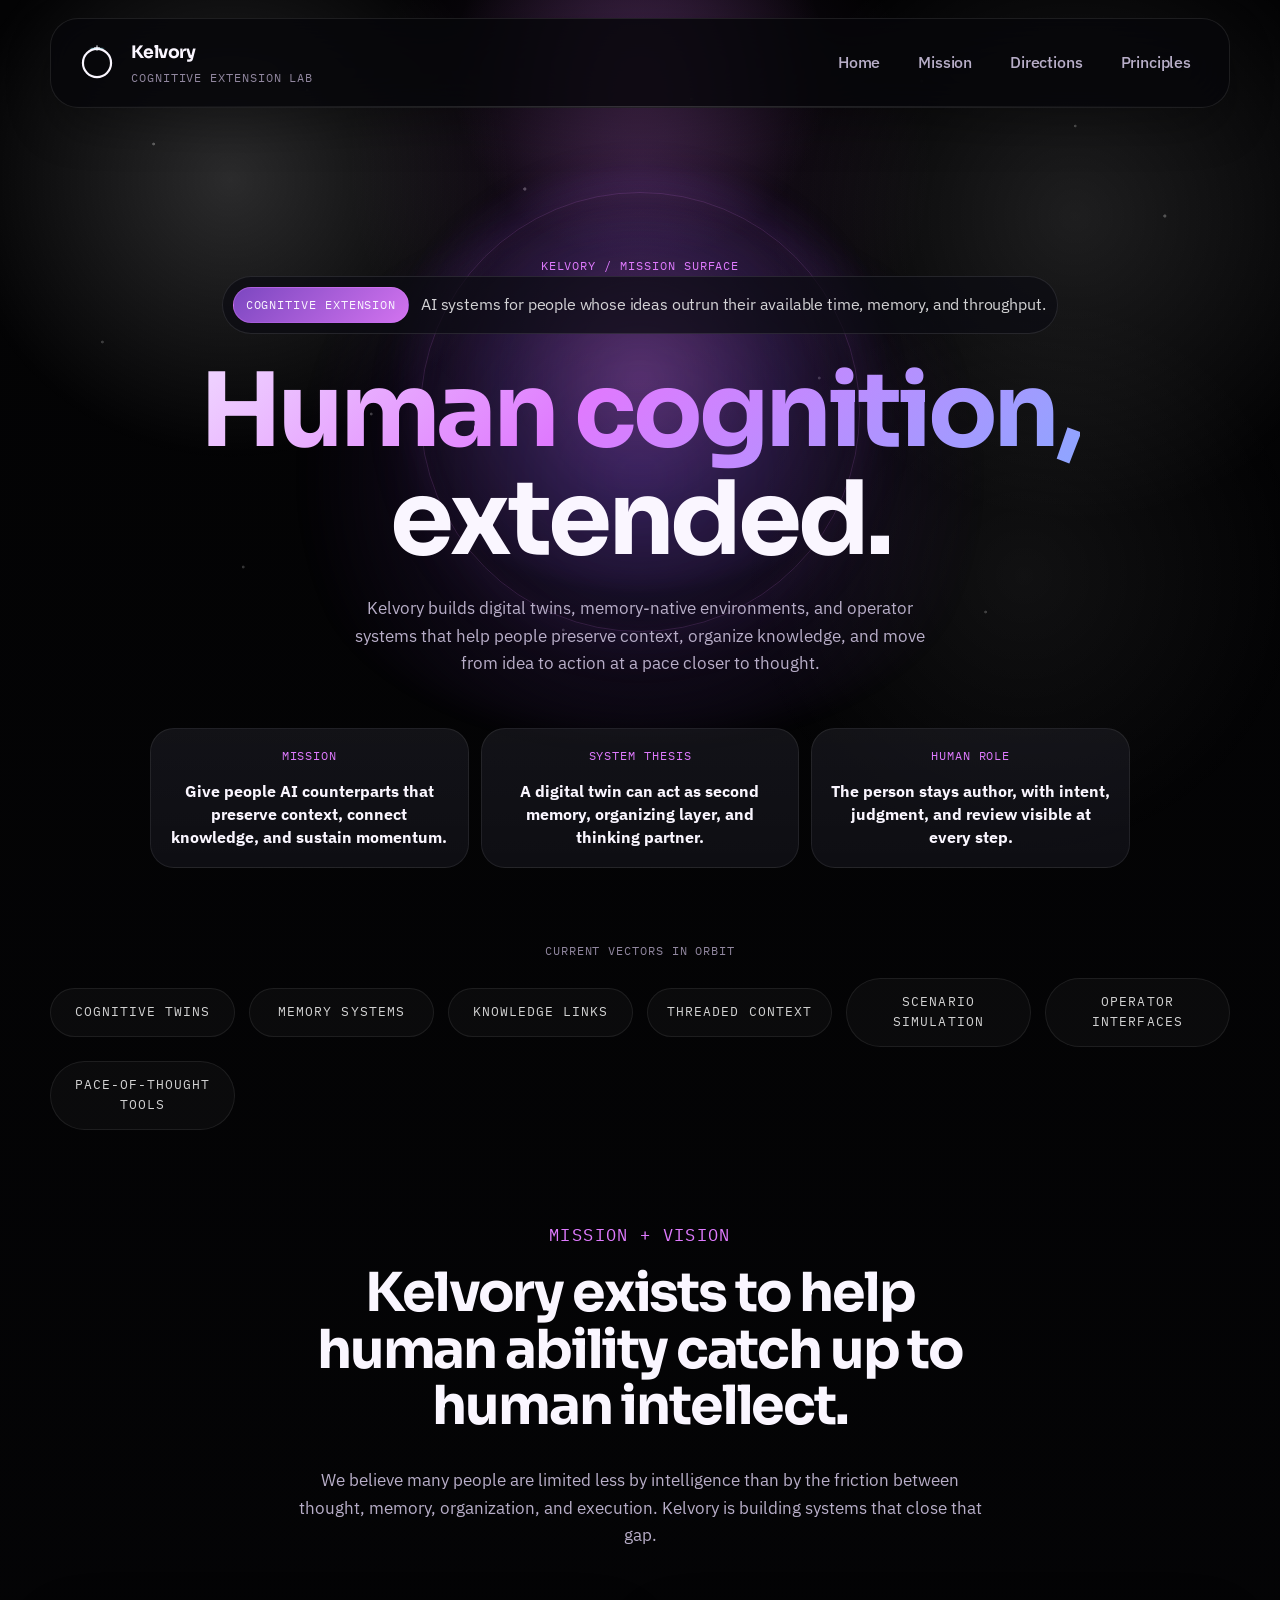
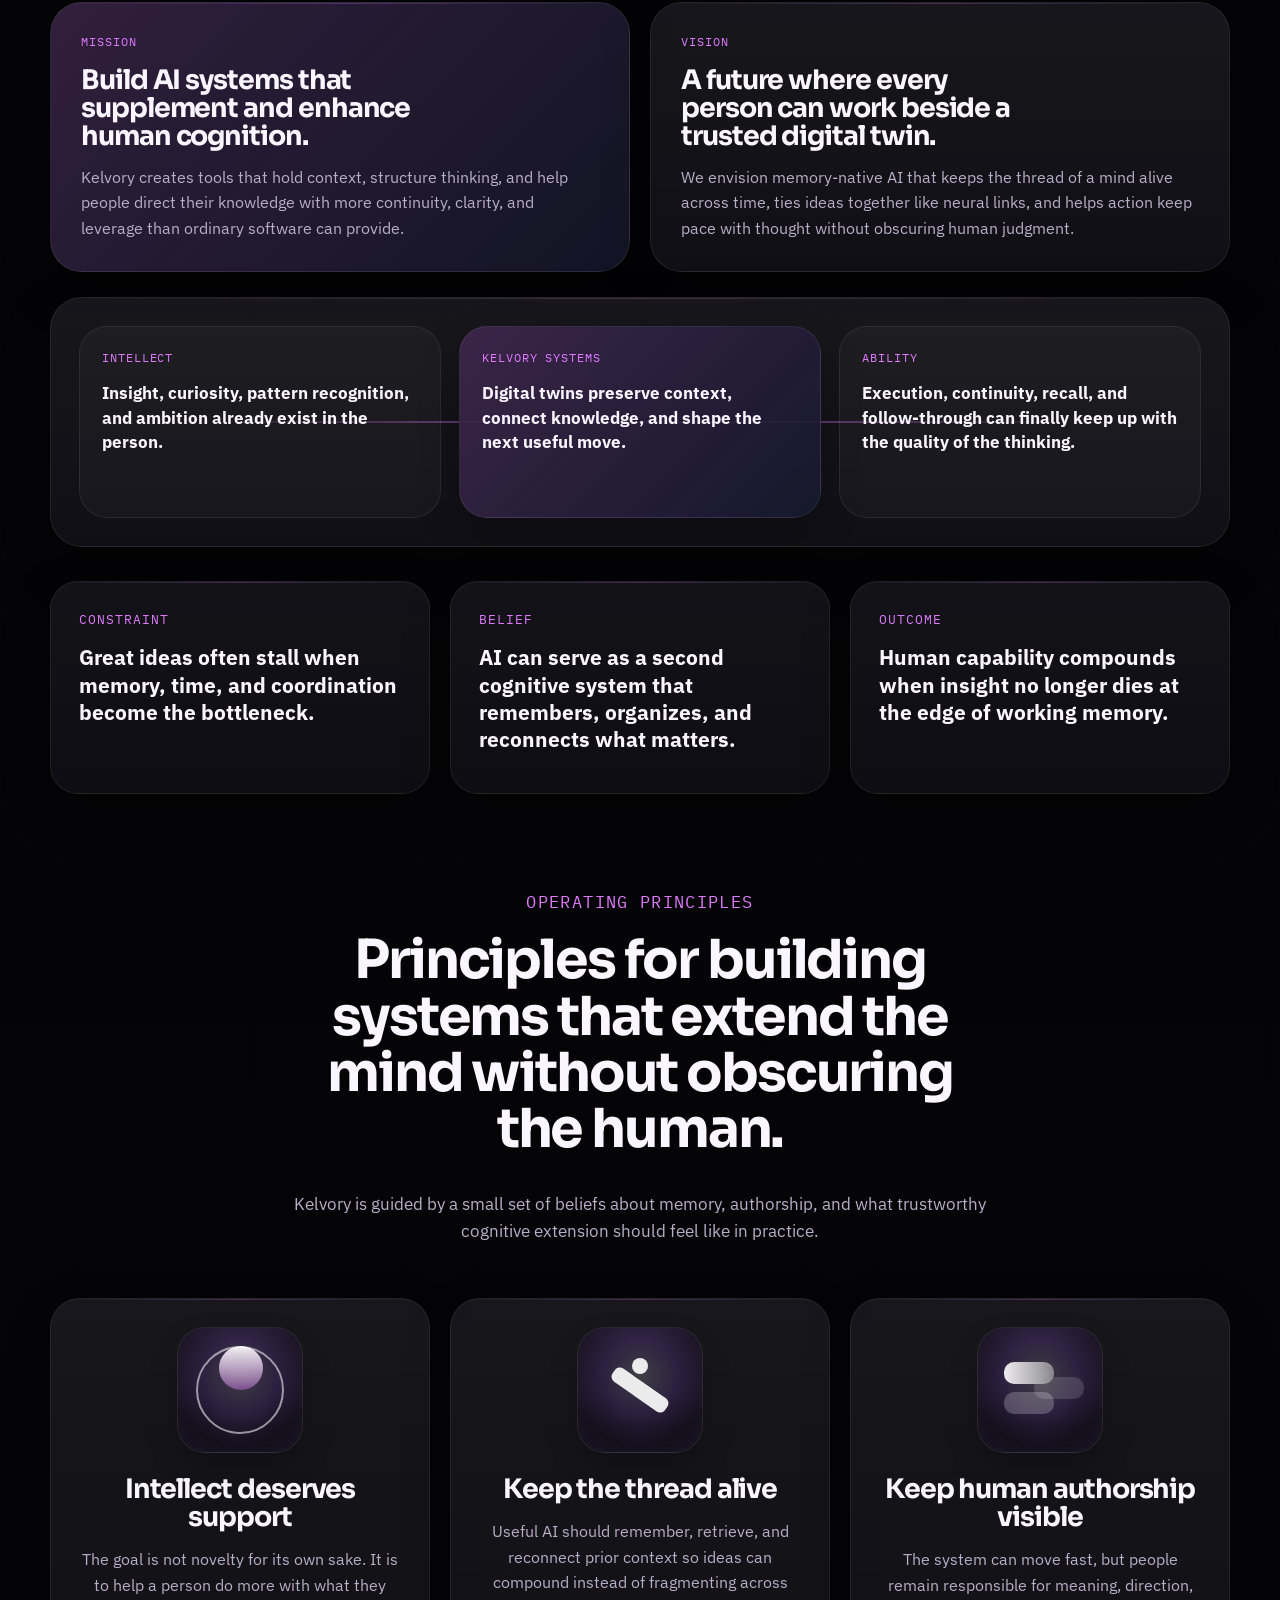
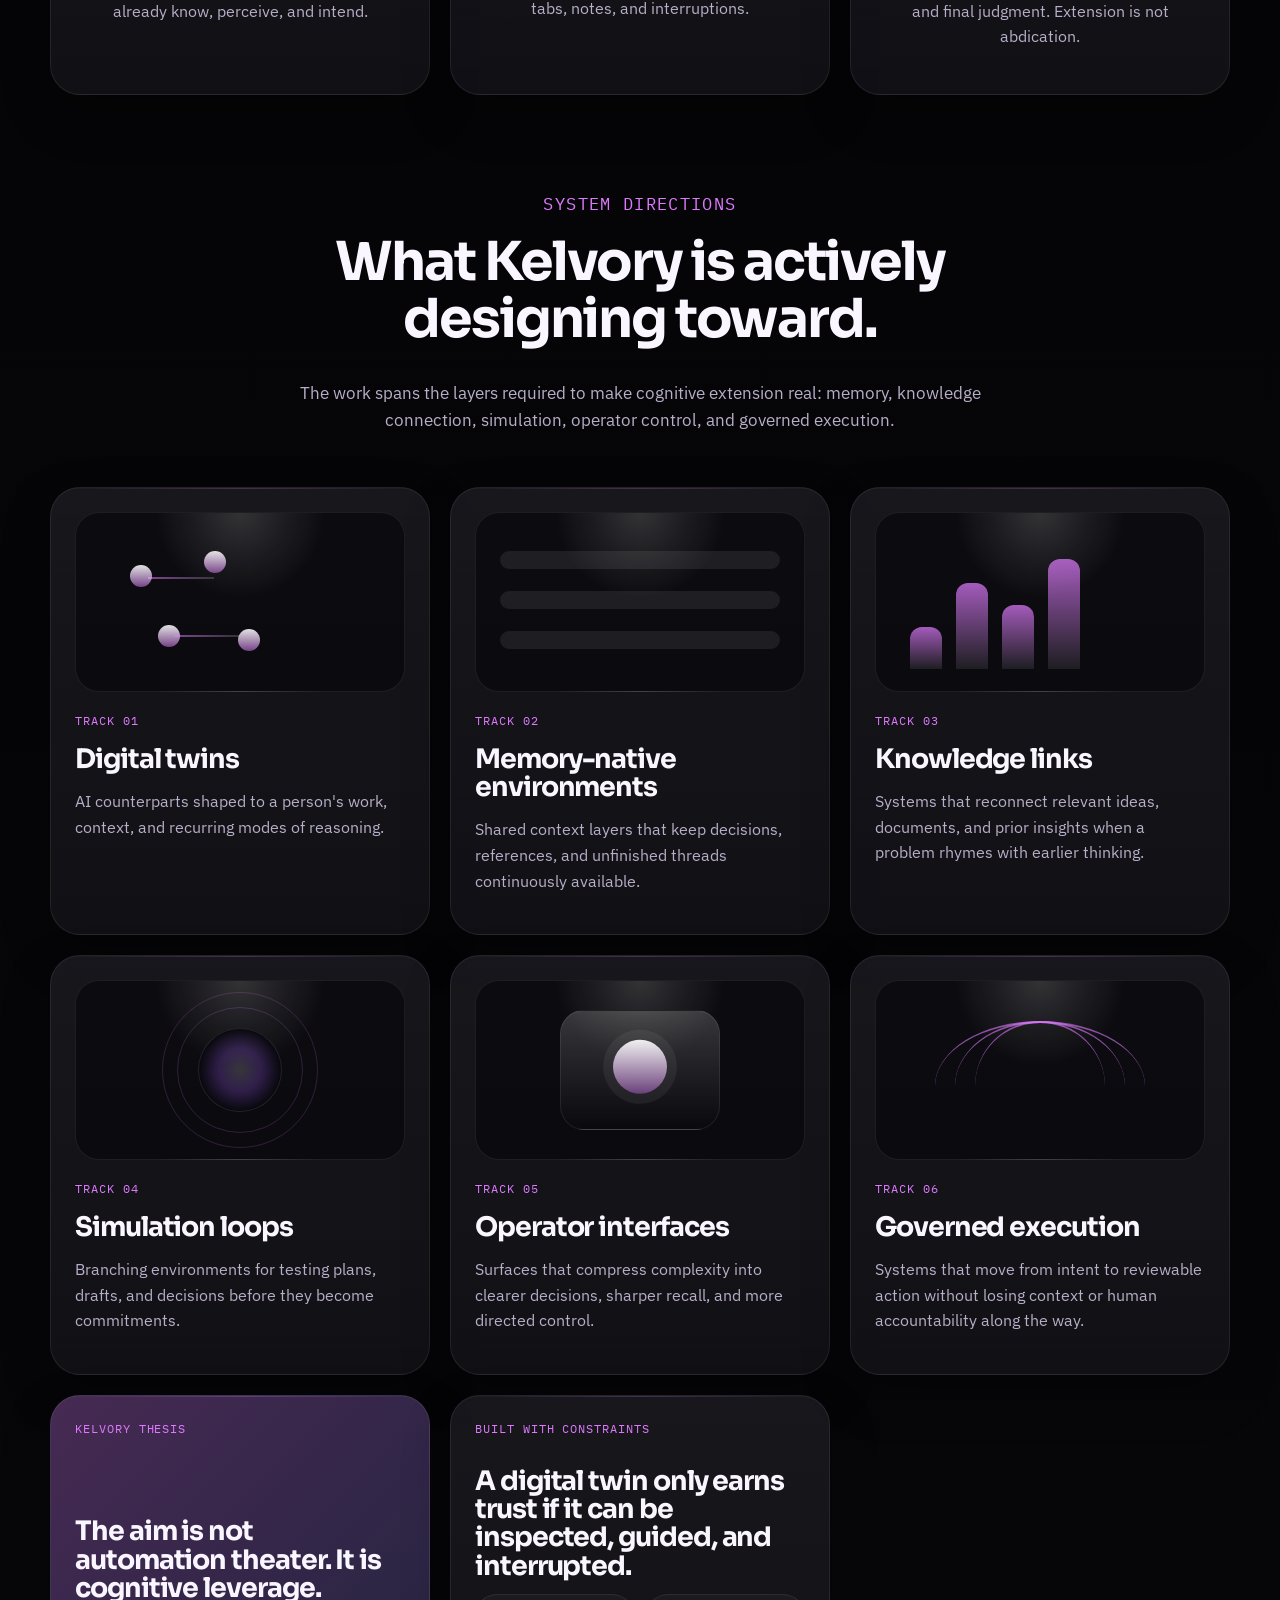
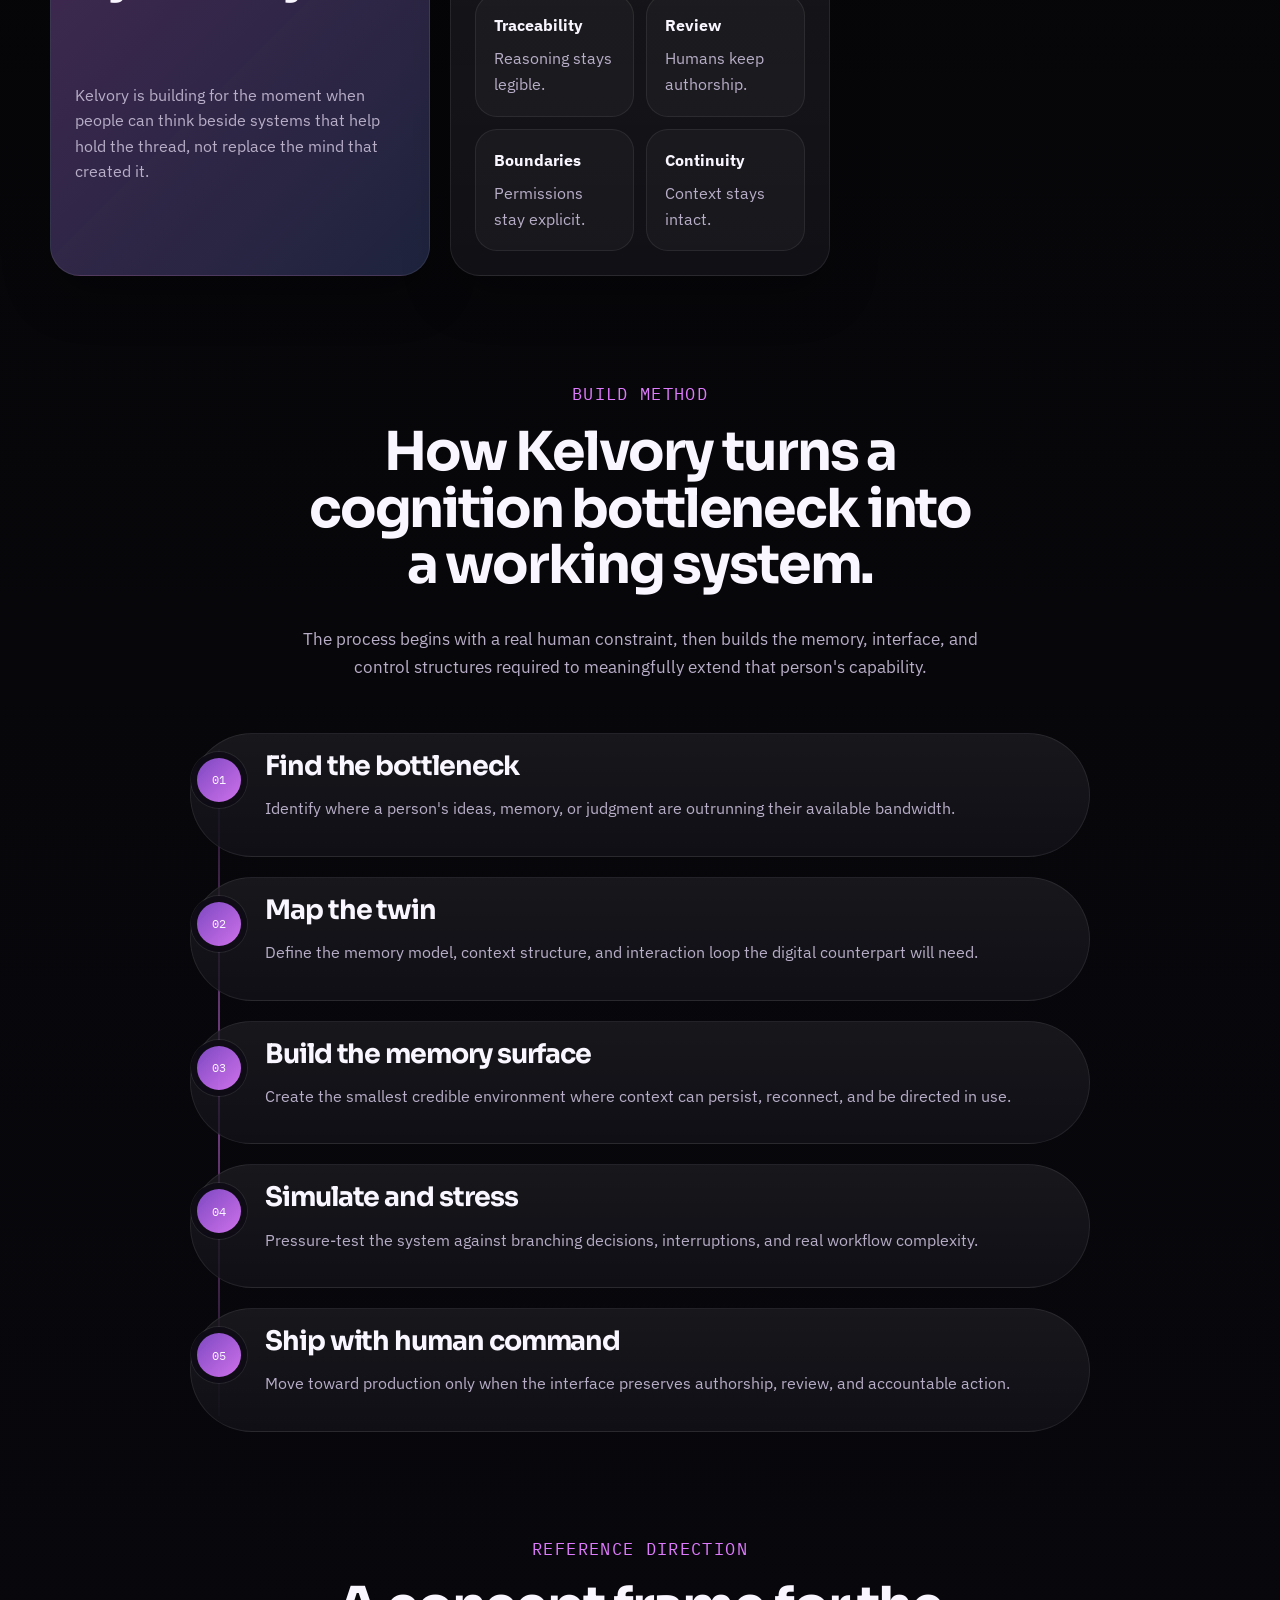
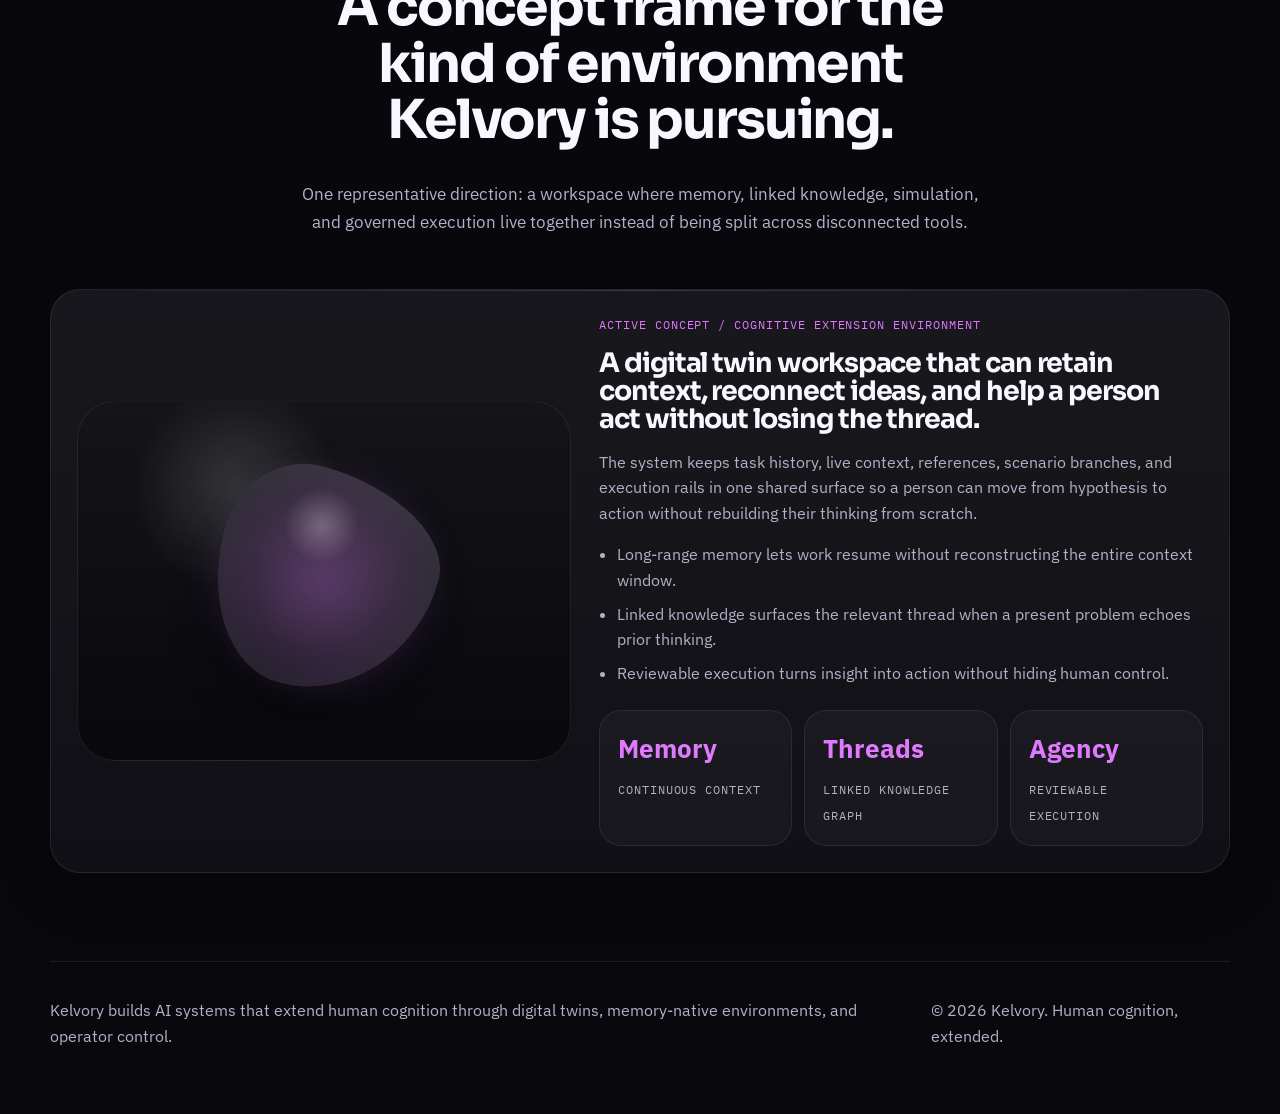
<file: index.html>
<!doctype html>
<html lang="en">
  <head>
    <meta charset="utf-8">
    <meta name="viewport" content="width=device-width, initial-scale=1">
    <title>Kelvory | Cognitive Extension Lab</title>
    <meta
      name="description"
      content="Kelvory builds AI systems that extend human cognition through digital twins, memory-native environments, and operator-grade knowledge systems."
    >
    <meta name="theme-color" content="#050507">
    <link rel="icon" type="image/svg+xml" href="assets/favicon.svg">
    <link rel="preconnect" href="https://fonts.googleapis.com">
    <link rel="preconnect" href="https://fonts.gstatic.com" crossorigin>
    <link
      href="https://fonts.googleapis.com/css2?family=IBM+Plex+Mono:wght@400;500&family=IBM+Plex+Sans:wght@400;500;600;700&family=Sora:wght@400;600;700;800&display=swap"
      rel="stylesheet"
    >
    <script>
      document.documentElement.classList.add("js");
    </script>
    <link rel="stylesheet" href="styles.css">
  </head>
  <body>
    <div class="site-shell">
      <header class="site-header">
        <div class="header-row">
          <a class="brand" href="./" aria-label="Kelvory home">
            <img src="assets/logo-symbol.svg" alt="Kelvory logo symbol" width="40" height="40">
            <span class="brand-lockup">
              <strong>Kelvory</strong>
              <small>Cognitive Extension Lab</small>
            </span>
          </a>

          <button
            class="menu-toggle"
            type="button"
            aria-expanded="false"
            aria-controls="site-nav"
            aria-label="Open navigation"
          >
            <span></span>
            <span></span>
            <span></span>
          </button>
        </div>

        <nav class="site-nav" id="site-nav" aria-label="Primary">
          <a href="#top">Home</a>
          <a href="#mission">Mission</a>
          <a href="#directions">Directions</a>
          <a href="#principles">Principles</a>
        </nav>
      </header>

      <main>
        <section class="section hero" id="top">
          <div class="hero-atmosphere" aria-hidden="true">
            <div class="hero-nebula"></div>
            <div class="hero-nebula hero-nebula-secondary"></div>
            <div class="hero-ring"></div>
          </div>

          <div class="hero-copy" data-reveal>
            <p class="eyebrow">Kelvory / Mission Surface</p>
            <div class="hero-badge">
              <span class="hero-badge-pill">Cognitive Extension</span>
              AI systems for people whose ideas outrun their available time, memory, and throughput.
            </div>
            <h1><span class="accent-text">Human cognition,</span> extended.</h1>
            <p class="hero-lede">
              Kelvory builds digital twins, memory-native environments, and operator systems that
              help people preserve context, organize knowledge, and move from idea to action at a
              pace closer to thought.
            </p>

            <div class="hero-proof" aria-label="Kelvory lab positioning">
              <article class="proof-pill">
                <span>Mission</span>
                <strong>Give people AI counterparts that preserve context, connect knowledge, and sustain momentum.</strong>
              </article>
              <article class="proof-pill">
                <span>System Thesis</span>
                <strong>A digital twin can act as second memory, organizing layer, and thinking partner.</strong>
              </article>
              <article class="proof-pill">
                <span>Human Role</span>
                <strong>The person stays author, with intent, judgment, and review visible at every step.</strong>
              </article>
            </div>
          </div>
        </section>

        <section class="section logo-strip-section" aria-label="Cognitive extension vectors">
          <p class="section-kicker" data-reveal>Current vectors in orbit</p>
          <div class="logo-strip" data-reveal>
            <span>Cognitive Twins</span>
            <span>Memory Systems</span>
            <span>Knowledge Links</span>
            <span>Threaded Context</span>
            <span>Scenario Simulation</span>
            <span>Operator Interfaces</span>
            <span>Pace-of-Thought Tools</span>
          </div>
        </section>

        <section class="section statement-section" id="mission">
          <div class="section-heading section-heading-center" data-reveal>
            <p class="eyebrow">Mission + Vision</p>
            <h2>Kelvory exists to help human ability catch up to human intellect.</h2>
            <p>
              We believe many people are limited less by intelligence than by the friction between
              thought, memory, organization, and execution. Kelvory is building systems that close
              that gap.
            </p>
          </div>

          <div class="mission-grid">
            <article class="mission-card mission-card-primary" data-reveal>
              <p class="card-tag">Mission</p>
              <h3>Build AI systems that supplement and enhance human cognition.</h3>
              <p>
                Kelvory creates tools that hold context, structure thinking, and help people direct
                their knowledge with more continuity, clarity, and leverage than ordinary software
                can provide.
              </p>
            </article>

            <article class="mission-card" data-reveal>
              <p class="card-tag">Vision</p>
              <h3>A future where every person can work beside a trusted digital twin.</h3>
              <p>
                We envision memory-native AI that keeps the thread of a mind alive across time,
                ties ideas together like neural links, and helps action keep pace with thought
                without obscuring human judgment.
              </p>
            </article>
          </div>

          <div class="cognition-map" data-reveal>
            <div class="cognition-rail" aria-hidden="true"></div>
            <article class="cognition-node">
              <span>Intellect</span>
              <strong>Insight, curiosity, pattern recognition, and ambition already exist in the person.</strong>
            </article>
            <article class="cognition-node cognition-node-core">
              <span>Kelvory Systems</span>
              <strong>Digital twins preserve context, connect knowledge, and shape the next useful move.</strong>
            </article>
            <article class="cognition-node">
              <span>Ability</span>
              <strong>Execution, continuity, recall, and follow-through can finally keep up with the quality of the thinking.</strong>
            </article>
          </div>

          <div class="stat-band" data-reveal>
            <article class="proof-card">
              <span>Constraint</span>
              <strong>Great ideas often stall when memory, time, and coordination become the bottleneck.</strong>
            </article>
            <article class="proof-card">
              <span>Belief</span>
              <strong>AI can serve as a second cognitive system that remembers, organizes, and reconnects what matters.</strong>
            </article>
            <article class="proof-card">
              <span>Outcome</span>
              <strong>Human capability compounds when insight no longer dies at the edge of working memory.</strong>
            </article>
          </div>
        </section>

        <section class="section values-section" id="principles">
          <div class="section-heading section-heading-center" data-reveal>
            <p class="eyebrow">Operating Principles</p>
            <h2>Principles for building systems that extend the mind without obscuring the human.</h2>
            <p>
              Kelvory is guided by a small set of beliefs about memory, authorship, and what
              trustworthy cognitive extension should feel like in practice.
            </p>
          </div>

          <div class="value-grid">
            <article class="value-card" data-reveal>
              <div class="value-icon value-icon-strategy" aria-hidden="true"></div>
              <h3>Intellect deserves support</h3>
              <p>
                The goal is not novelty for its own sake. It is to help a person do more with what
                they already know, perceive, and intend.
              </p>
            </article>

            <article class="value-card" data-reveal>
              <div class="value-icon value-icon-build" aria-hidden="true"></div>
              <h3>Keep the thread alive</h3>
              <p>
                Useful AI should remember, retrieve, and reconnect prior context so ideas can
                compound instead of fragmenting across tabs, notes, and interruptions.
              </p>
            </article>

            <article class="value-card" data-reveal>
              <div class="value-icon value-icon-custom" aria-hidden="true"></div>
              <h3>Keep human authorship visible</h3>
              <p>
                The system can move fast, but people remain responsible for meaning, direction, and
                final judgment. Extension is not abdication.
              </p>
            </article>
          </div>
        </section>

        <section class="section services-section" id="directions">
          <div class="section-heading section-heading-center" data-reveal>
            <p class="eyebrow">System Directions</p>
            <h2>What Kelvory is actively designing toward.</h2>
            <p>
              The work spans the layers required to make cognitive extension real: memory,
              knowledge connection, simulation, operator control, and governed execution.
            </p>
          </div>

          <div class="services-grid">
            <article class="service-card" data-reveal>
              <div class="service-preview preview-nodes" aria-hidden="true">
                <span></span><span></span><span></span><span></span>
              </div>
              <p class="card-tag">Track 01</p>
              <h3>Digital twins</h3>
              <p>AI counterparts shaped to a person&apos;s work, context, and recurring modes of reasoning.</p>
            </article>

            <article class="service-card" data-reveal>
              <div class="service-preview preview-list" aria-hidden="true">
                <span></span><span></span><span></span>
              </div>
              <p class="card-tag">Track 02</p>
              <h3>Memory-native environments</h3>
              <p>Shared context layers that keep decisions, references, and unfinished threads continuously available.</p>
            </article>

            <article class="service-card" data-reveal>
              <div class="service-preview preview-chart" aria-hidden="true">
                <span></span><span></span><span></span><span></span>
              </div>
              <p class="card-tag">Track 03</p>
              <h3>Knowledge links</h3>
              <p>Systems that reconnect relevant ideas, documents, and prior insights when a problem rhymes with earlier thinking.</p>
            </article>

            <article class="service-card" data-reveal>
              <div class="service-preview preview-orbit" aria-hidden="true">
                <span></span>
              </div>
              <p class="card-tag">Track 04</p>
              <h3>Simulation loops</h3>
              <p>Branching environments for testing plans, drafts, and decisions before they become commitments.</p>
            </article>

            <article class="service-card" data-reveal>
              <div class="service-preview preview-profile" aria-hidden="true">
                <span></span><span></span>
              </div>
              <p class="card-tag">Track 05</p>
              <h3>Operator interfaces</h3>
              <p>Surfaces that compress complexity into clearer decisions, sharper recall, and more directed control.</p>
            </article>

            <article class="service-card" data-reveal>
              <div class="service-preview preview-arc" aria-hidden="true">
                <span></span><span></span><span></span>
              </div>
              <p class="card-tag">Track 06</p>
              <h3>Governed execution</h3>
              <p>Systems that move from intent to reviewable action without losing context or human accountability along the way.</p>
            </article>

            <article class="service-callout" data-reveal>
              <p class="card-tag">Kelvory thesis</p>
              <h3>The aim is not automation theater. It is cognitive leverage.</h3>
              <p>
                Kelvory is building for the moment when people can think beside systems that help
                hold the thread, not replace the mind that created it.
              </p>
            </article>

            <article class="service-security" data-reveal>
              <p class="card-tag">Built with constraints</p>
              <h3>A digital twin only earns trust if it can be inspected, guided, and interrupted.</h3>
              <div class="security-grid">
                <article class="security-pill">
                  <strong>Traceability</strong>
                  <span>Reasoning stays legible.</span>
                </article>
                <article class="security-pill">
                  <strong>Review</strong>
                  <span>Humans keep authorship.</span>
                </article>
                <article class="security-pill">
                  <strong>Boundaries</strong>
                  <span>Permissions stay explicit.</span>
                </article>
                <article class="security-pill">
                  <strong>Continuity</strong>
                  <span>Context stays intact.</span>
                </article>
              </div>
            </article>
          </div>
        </section>

        <section class="section" id="method">
          <div class="section-heading section-heading-center" data-reveal>
            <p class="eyebrow">Build Method</p>
            <h2>How Kelvory turns a cognition bottleneck into a working system.</h2>
            <p>
              The process begins with a real human constraint, then builds the memory, interface,
              and control structures required to meaningfully extend that person&apos;s capability.
            </p>
          </div>

          <div class="timeline" data-reveal>
            <article class="timeline-step">
              <div class="timeline-badge">01</div>
              <div class="timeline-copy">
                <h3>Find the bottleneck</h3>
                <p>Identify where a person&apos;s ideas, memory, or judgment are outrunning their available bandwidth.</p>
              </div>
            </article>

            <article class="timeline-step">
              <div class="timeline-badge">02</div>
              <div class="timeline-copy">
                <h3>Map the twin</h3>
                <p>Define the memory model, context structure, and interaction loop the digital counterpart will need.</p>
              </div>
            </article>

            <article class="timeline-step">
              <div class="timeline-badge">03</div>
              <div class="timeline-copy">
                <h3>Build the memory surface</h3>
                <p>Create the smallest credible environment where context can persist, reconnect, and be directed in use.</p>
              </div>
            </article>

            <article class="timeline-step">
              <div class="timeline-badge">04</div>
              <div class="timeline-copy">
                <h3>Simulate and stress</h3>
                <p>Pressure-test the system against branching decisions, interruptions, and real workflow complexity.</p>
              </div>
            </article>

            <article class="timeline-step">
              <div class="timeline-badge">05</div>
              <div class="timeline-copy">
                <h3>Ship with human command</h3>
                <p>Move toward production only when the interface preserves authorship, review, and accountable action.</p>
              </div>
            </article>
          </div>
        </section>

        <section class="section" id="signals">
          <div class="section-heading section-heading-center" data-reveal>
            <p class="eyebrow">Reference Direction</p>
            <h2>A concept frame for the kind of environment Kelvory is pursuing.</h2>
            <p>
              One representative direction: a workspace where memory, linked knowledge, simulation,
              and governed execution live together instead of being split across disconnected tools.
            </p>
          </div>

          <div class="case-study-card" data-reveal>
            <div class="case-media">
              <div class="case-liquid"></div>
              <div class="case-glow"></div>
            </div>

            <div class="case-copy">
              <p class="card-tag">Active concept / cognitive extension environment</p>
              <h3>A digital twin workspace that can retain context, reconnect ideas, and help a person act without losing the thread.</h3>
              <p>
                The system keeps task history, live context, references, scenario branches, and
                execution rails in one shared surface so a person can move from hypothesis to
                action without rebuilding their thinking from scratch.
              </p>
              <ul class="signal-list">
                <li>Long-range memory lets work resume without reconstructing the entire context window.</li>
                <li>Linked knowledge surfaces the relevant thread when a present problem echoes prior thinking.</li>
                <li>Reviewable execution turns insight into action without hiding human control.</li>
              </ul>

              <div class="case-metrics">
                <article class="case-metric">
                  <strong>Memory</strong>
                  <span>Continuous context</span>
                </article>
                <article class="case-metric">
                  <strong>Threads</strong>
                  <span>Linked knowledge graph</span>
                </article>
                <article class="case-metric">
                  <strong>Agency</strong>
                  <span>Reviewable execution</span>
                </article>
              </div>
            </div>
          </div>
        </section>
      </main>

      <footer class="site-footer">
        <p>Kelvory builds AI systems that extend human cognition through digital twins, memory-native environments, and operator control.</p>
        <p>&copy; <span data-current-year></span> Kelvory. Human cognition, extended.</p>
      </footer>
    </div>

    <script src="script.js"></script>
  </body>
</html>
</file>
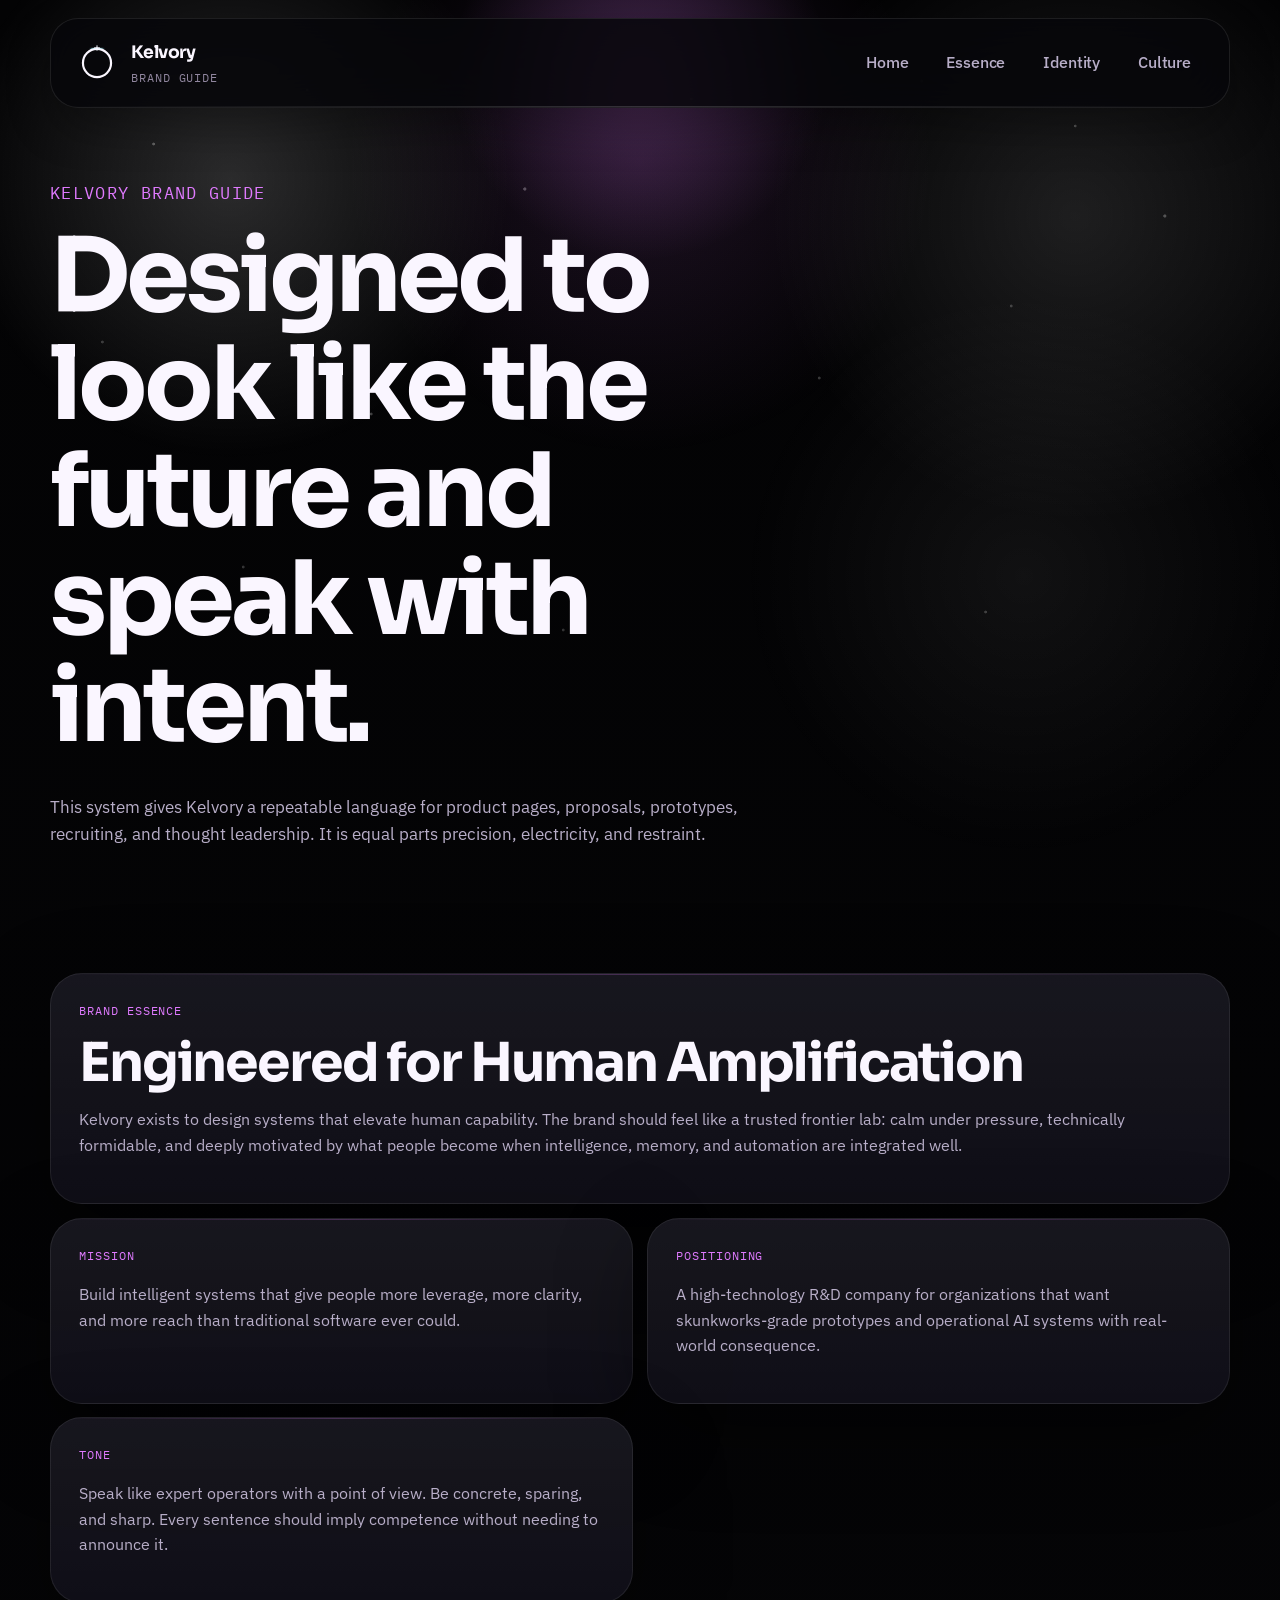
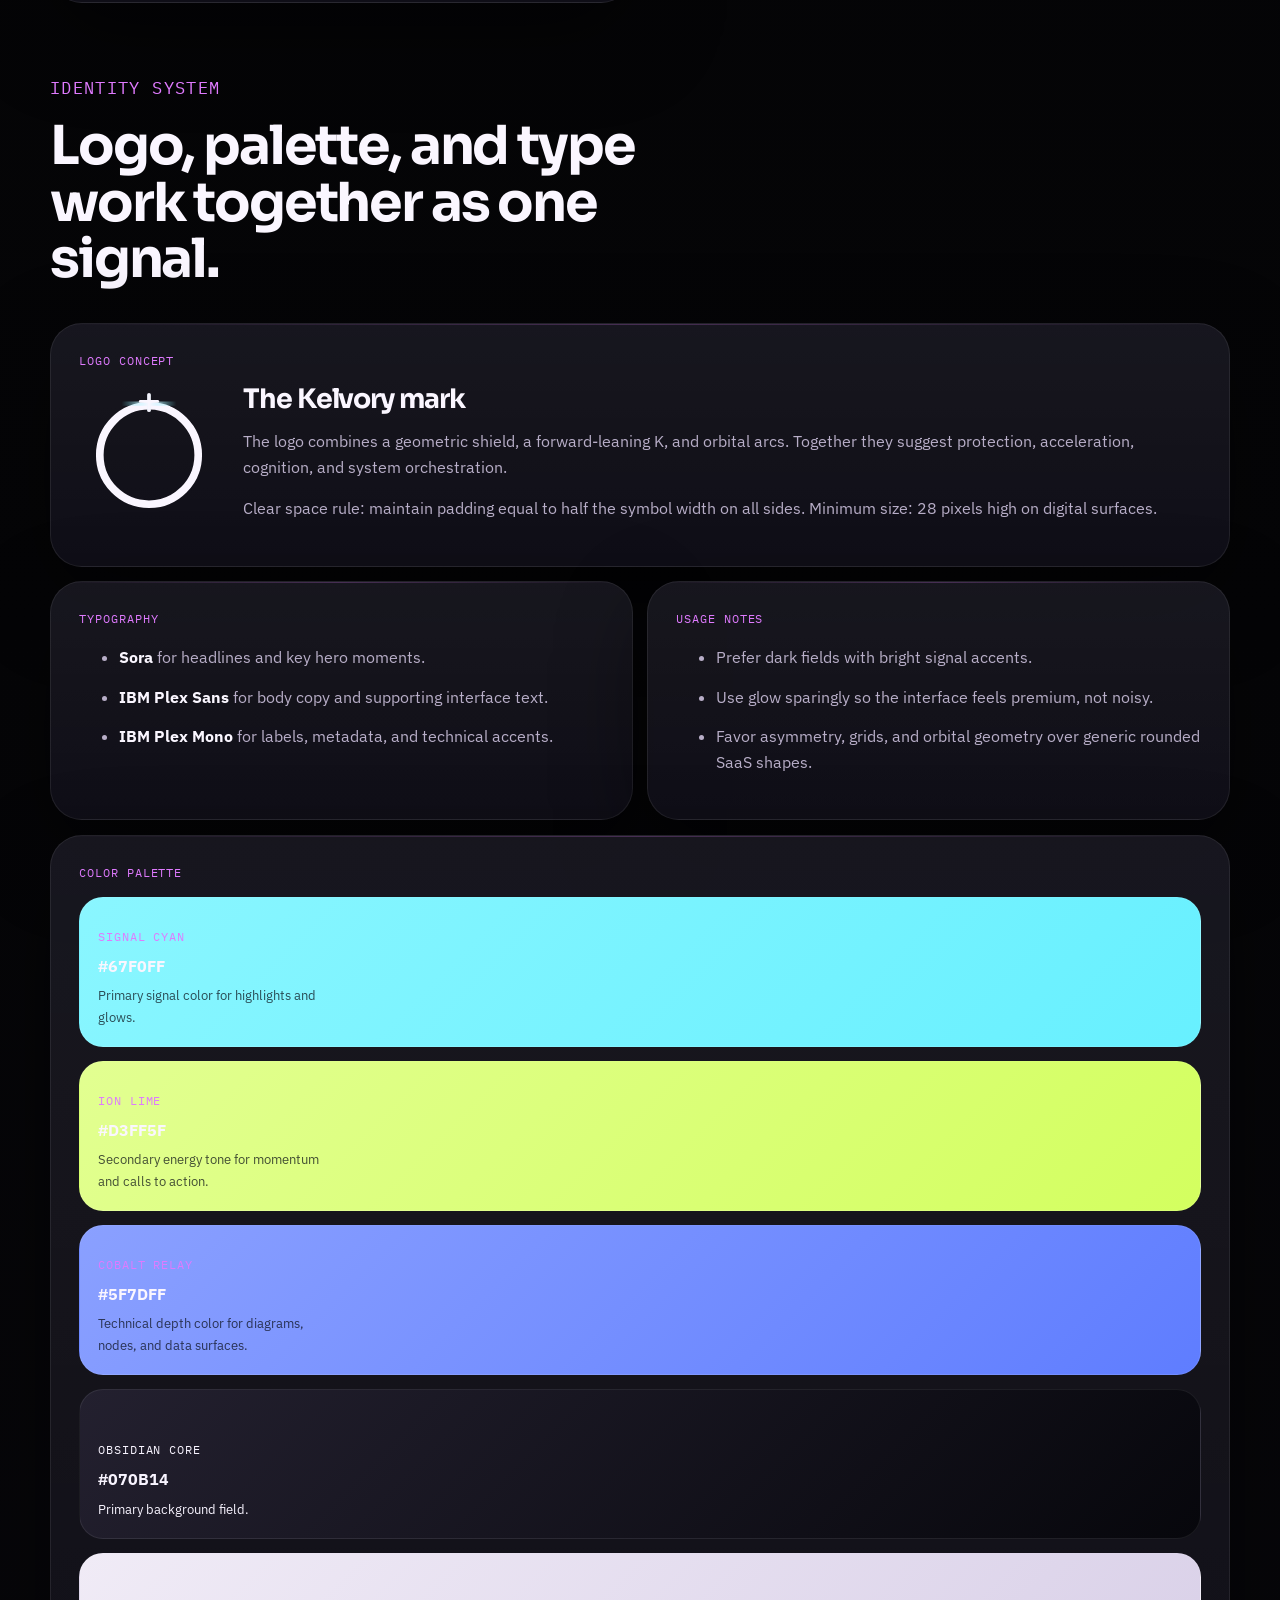
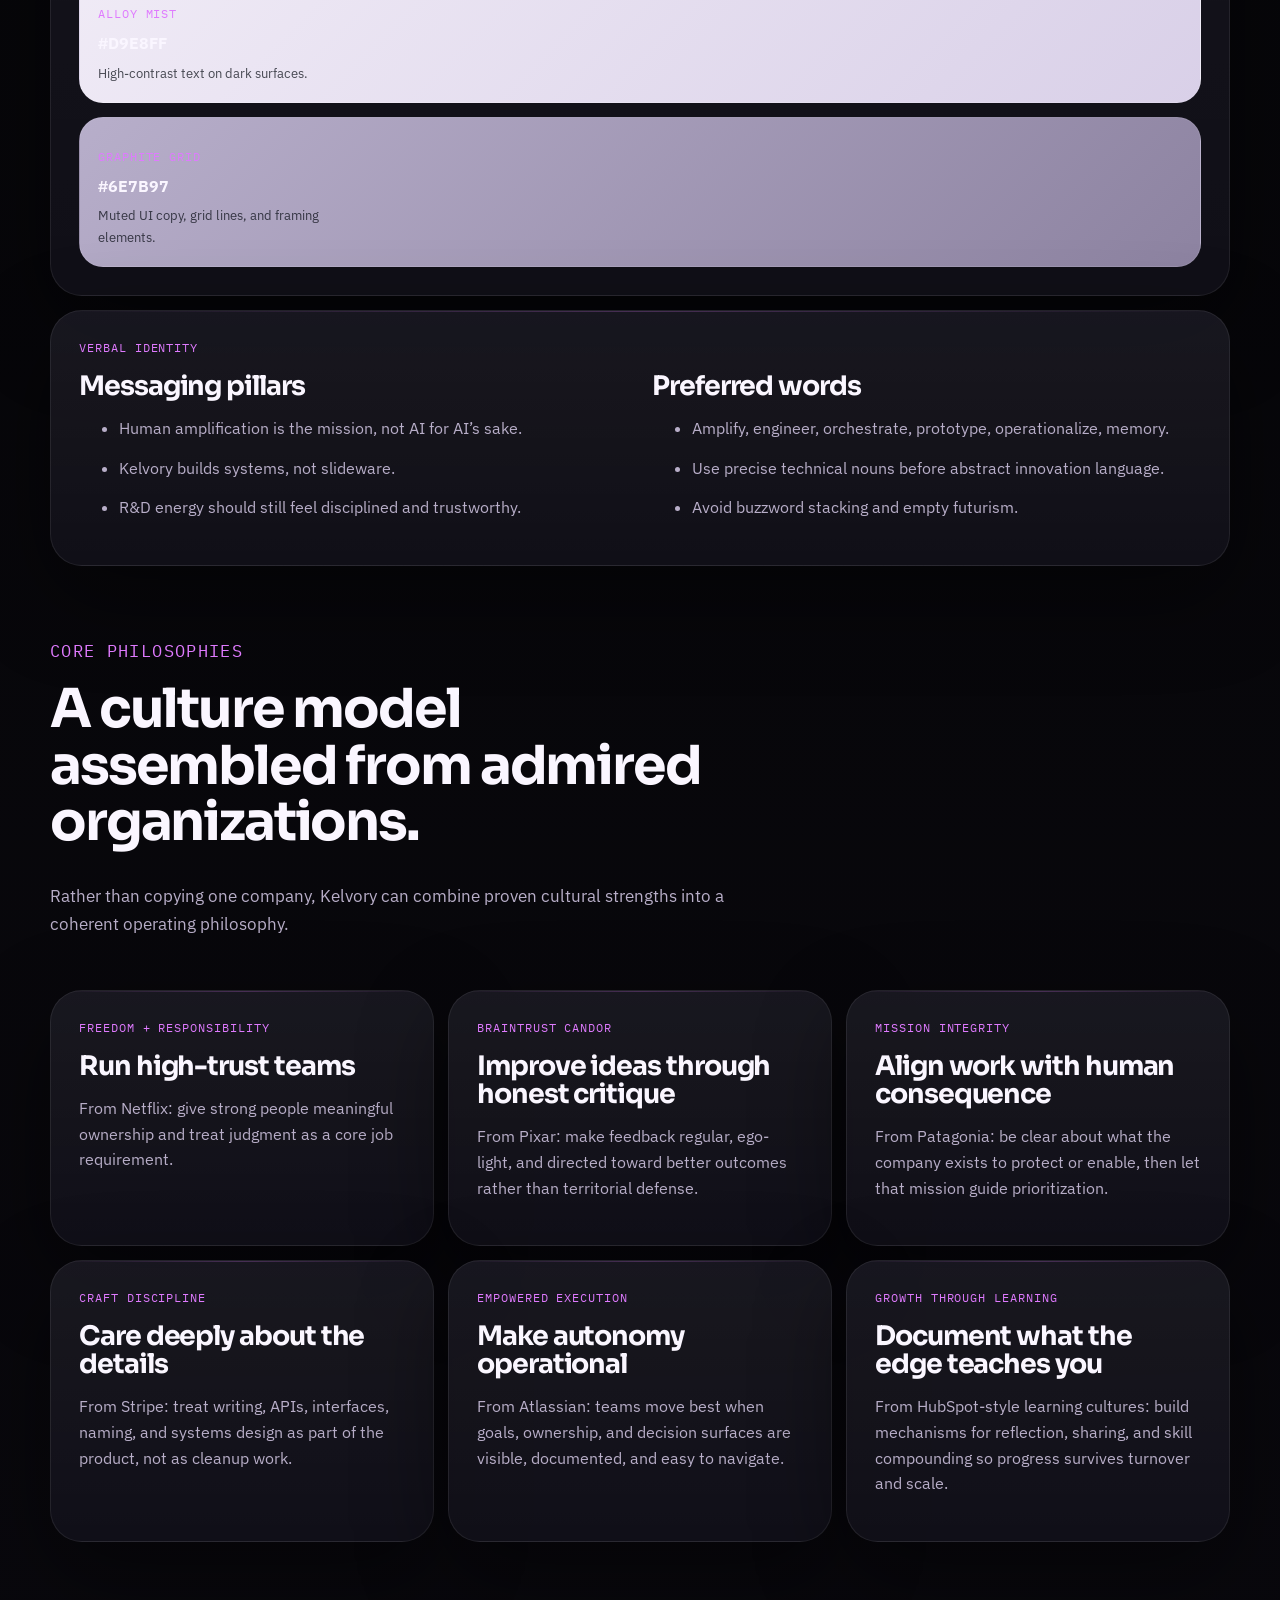
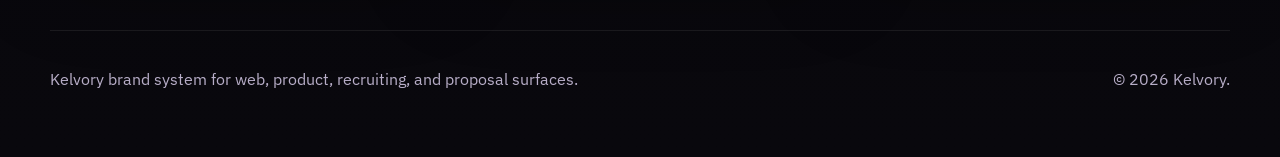
<file: brand-guide.html>
<!doctype html>
<html lang="en">
  <head>
    <meta charset="utf-8">
    <meta name="viewport" content="width=device-width, initial-scale=1">
    <title>Kelvory Brand Guide</title>
    <meta
      name="description"
      content="Kelvory brand guide covering logo, palette, typography, messaging, and culture philosophies."
    >
    <meta name="theme-color" content="#070b14">
    <link rel="icon" type="image/svg+xml" href="assets/favicon.svg">
    <link rel="preconnect" href="https://fonts.googleapis.com">
    <link rel="preconnect" href="https://fonts.gstatic.com" crossorigin>
    <link
      href="https://fonts.googleapis.com/css2?family=IBM+Plex+Mono:wght@400;500&family=IBM+Plex+Sans:wght@400;500;600;700&family=Sora:wght@400;600;700;800&display=swap"
      rel="stylesheet"
    >
    <link rel="stylesheet" href="styles.css">
  </head>
  <body class="guide-page">
    <div class="site-shell">
      <header class="site-header">
        <a class="brand" href="index.html" aria-label="Kelvory home">
          <img src="assets/logo-symbol.svg" alt="Kelvory logo symbol" width="40" height="40">
          <span class="brand-lockup">
            <strong>Kelvory</strong>
            <small>Brand Guide</small>
          </span>
        </a>

        <nav class="site-nav" aria-label="Primary">
          <a href="index.html">Home</a>
          <a href="#essence">Essence</a>
          <a href="#identity">Identity</a>
          <a href="#culture">Culture</a>
        </nav>
      </header>

      <main>
        <section class="section guide-hero">
          <div class="section-heading" data-reveal>
            <p class="eyebrow">Kelvory Brand Guide</p>
            <h1>Designed to look like the future and speak with intent.</h1>
            <p>
              This system gives Kelvory a repeatable language for product pages, proposals,
              prototypes, recruiting, and thought leadership. It is equal parts precision,
              electricity, and restraint.
            </p>
          </div>
        </section>

        <section class="section guide-grid" id="essence">
          <article class="guide-card wide" data-reveal>
            <p class="card-tag">Brand Essence</p>
            <h2>Engineered for Human Amplification</h2>
            <p>
              Kelvory exists to design systems that elevate human capability. The brand should feel
              like a trusted frontier lab: calm under pressure, technically formidable, and deeply
              motivated by what people become when intelligence, memory, and automation are
              integrated well.
            </p>
          </article>

          <article class="guide-card" data-reveal>
            <p class="card-tag">Mission</p>
            <p>
              Build intelligent systems that give people more leverage, more clarity, and more
              reach than traditional software ever could.
            </p>
          </article>

          <article class="guide-card" data-reveal>
            <p class="card-tag">Positioning</p>
            <p>
              A high-technology R&amp;D company for organizations that want skunkworks-grade
              prototypes and operational AI systems with real-world consequence.
            </p>
          </article>

          <article class="guide-card" data-reveal>
            <p class="card-tag">Tone</p>
            <p>
              Speak like expert operators with a point of view. Be concrete, sparing, and sharp.
              Every sentence should imply competence without needing to announce it.
            </p>
          </article>
        </section>

        <section class="section" id="identity">
          <div class="section-heading" data-reveal>
            <p class="eyebrow">Identity System</p>
            <h2>Logo, palette, and type work together as one signal.</h2>
          </div>

          <div class="guide-grid">
            <article class="guide-card wide" data-reveal>
              <p class="card-tag">Logo Concept</p>
              <div class="logo-guide">
                <img src="assets/logo-symbol.svg" alt="Kelvory logo symbol" width="140" height="140">
                <div>
                  <h3>The Kelvory mark</h3>
                  <p>
                    The logo combines a geometric shield, a forward-leaning K, and orbital arcs.
                    Together they suggest protection, acceleration, cognition, and system
                    orchestration.
                  </p>
                  <p>
                    Clear space rule: maintain padding equal to half the symbol width on all sides.
                    Minimum size: 28 pixels high on digital surfaces.
                  </p>
                </div>
              </div>
            </article>

            <article class="guide-card" data-reveal>
              <p class="card-tag">Typography</p>
              <ul class="guide-list">
                <li><strong>Sora</strong> for headlines and key hero moments.</li>
                <li><strong>IBM Plex Sans</strong> for body copy and supporting interface text.</li>
                <li><strong>IBM Plex Mono</strong> for labels, metadata, and technical accents.</li>
              </ul>
            </article>

            <article class="guide-card" data-reveal>
              <p class="card-tag">Usage Notes</p>
              <ul class="guide-list">
                <li>Prefer dark fields with bright signal accents.</li>
                <li>Use glow sparingly so the interface feels premium, not noisy.</li>
                <li>Favor asymmetry, grids, and orbital geometry over generic rounded SaaS shapes.</li>
              </ul>
            </article>

            <article class="guide-card wide" data-reveal>
              <p class="card-tag">Color Palette</p>
              <div class="palette-guide">
                <div class="guide-swatch cyan">
                  <span>Signal Cyan</span>
                  <strong>#67F0FF</strong>
                  <small>Primary signal color for highlights and glows.</small>
                </div>
                <div class="guide-swatch lime">
                  <span>Ion Lime</span>
                  <strong>#D3FF5F</strong>
                  <small>Secondary energy tone for momentum and calls to action.</small>
                </div>
                <div class="guide-swatch cobalt">
                  <span>Cobalt Relay</span>
                  <strong>#5F7DFF</strong>
                  <small>Technical depth color for diagrams, nodes, and data surfaces.</small>
                </div>
                <div class="guide-swatch obsidian">
                  <span>Obsidian Core</span>
                  <strong>#070B14</strong>
                  <small>Primary background field.</small>
                </div>
                <div class="guide-swatch alloy">
                  <span>Alloy Mist</span>
                  <strong>#D9E8FF</strong>
                  <small>High-contrast text on dark surfaces.</small>
                </div>
                <div class="guide-swatch graphite">
                  <span>Graphite Grid</span>
                  <strong>#6E7B97</strong>
                  <small>Muted UI copy, grid lines, and framing elements.</small>
                </div>
              </div>
            </article>

            <article class="guide-card wide" data-reveal>
              <p class="card-tag">Verbal Identity</p>
              <div class="message-grid">
                <div>
                  <h3>Messaging pillars</h3>
                  <ul class="guide-list">
                    <li>Human amplification is the mission, not AI for AI’s sake.</li>
                    <li>Kelvory builds systems, not slideware.</li>
                    <li>R&amp;D energy should still feel disciplined and trustworthy.</li>
                  </ul>
                </div>
                <div>
                  <h3>Preferred words</h3>
                  <ul class="guide-list">
                    <li>Amplify, engineer, orchestrate, prototype, operationalize, memory.</li>
                    <li>Use precise technical nouns before abstract innovation language.</li>
                    <li>Avoid buzzword stacking and empty futurism.</li>
                  </ul>
                </div>
              </div>
            </article>
          </div>
        </section>

        <section class="section" id="culture">
          <div class="section-heading" data-reveal>
            <p class="eyebrow">Core Philosophies</p>
            <h2>A culture model assembled from admired organizations.</h2>
            <p>
              Rather than copying one company, Kelvory can combine proven cultural strengths into a
              coherent operating philosophy.
            </p>
          </div>

          <div class="philosophy-grid">
            <article class="philosophy-card" data-reveal>
              <p class="card-tag">Freedom + Responsibility</p>
              <h3>Run high-trust teams</h3>
              <p>
                From Netflix: give strong people meaningful ownership and treat judgment as a core
                job requirement.
              </p>
            </article>

            <article class="philosophy-card" data-reveal>
              <p class="card-tag">Braintrust Candor</p>
              <h3>Improve ideas through honest critique</h3>
              <p>
                From Pixar: make feedback regular, ego-light, and directed toward better outcomes
                rather than territorial defense.
              </p>
            </article>

            <article class="philosophy-card" data-reveal>
              <p class="card-tag">Mission Integrity</p>
              <h3>Align work with human consequence</h3>
              <p>
                From Patagonia: be clear about what the company exists to protect or enable, then
                let that mission guide prioritization.
              </p>
            </article>

            <article class="philosophy-card" data-reveal>
              <p class="card-tag">Craft Discipline</p>
              <h3>Care deeply about the details</h3>
              <p>
                From Stripe: treat writing, APIs, interfaces, naming, and systems design as part
                of the product, not as cleanup work.
              </p>
            </article>

            <article class="philosophy-card" data-reveal>
              <p class="card-tag">Empowered Execution</p>
              <h3>Make autonomy operational</h3>
              <p>
                From Atlassian: teams move best when goals, ownership, and decision surfaces are
                visible, documented, and easy to navigate.
              </p>
            </article>

            <article class="philosophy-card" data-reveal>
              <p class="card-tag">Growth Through Learning</p>
              <h3>Document what the edge teaches you</h3>
              <p>
                From HubSpot-style learning cultures: build mechanisms for reflection, sharing, and
                skill compounding so progress survives turnover and scale.
              </p>
            </article>
          </div>
        </section>
      </main>

      <footer class="site-footer">
        <p>Kelvory brand system for web, product, recruiting, and proposal surfaces.</p>
        <p>&copy; <span data-current-year></span> Kelvory.</p>
      </footer>
    </div>

    <script src="script.js"></script>
  </body>
</html>
</file>
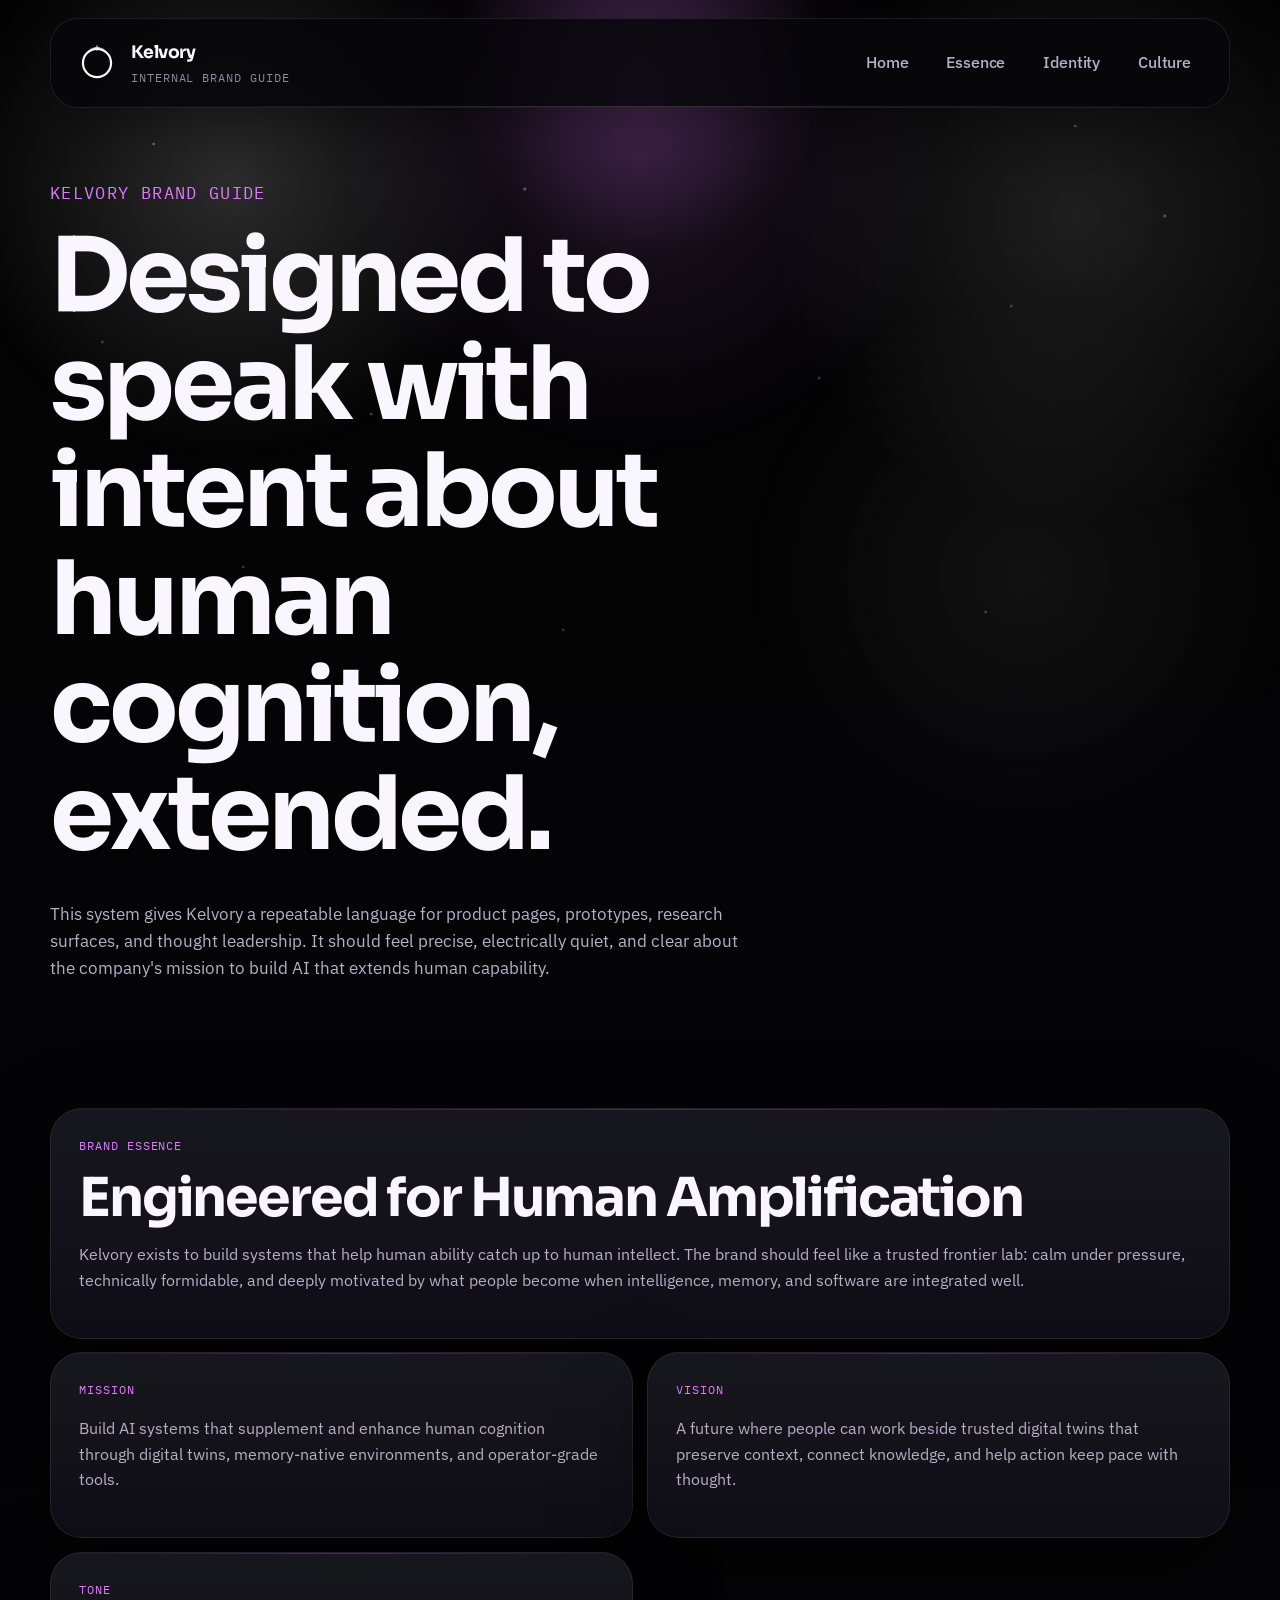
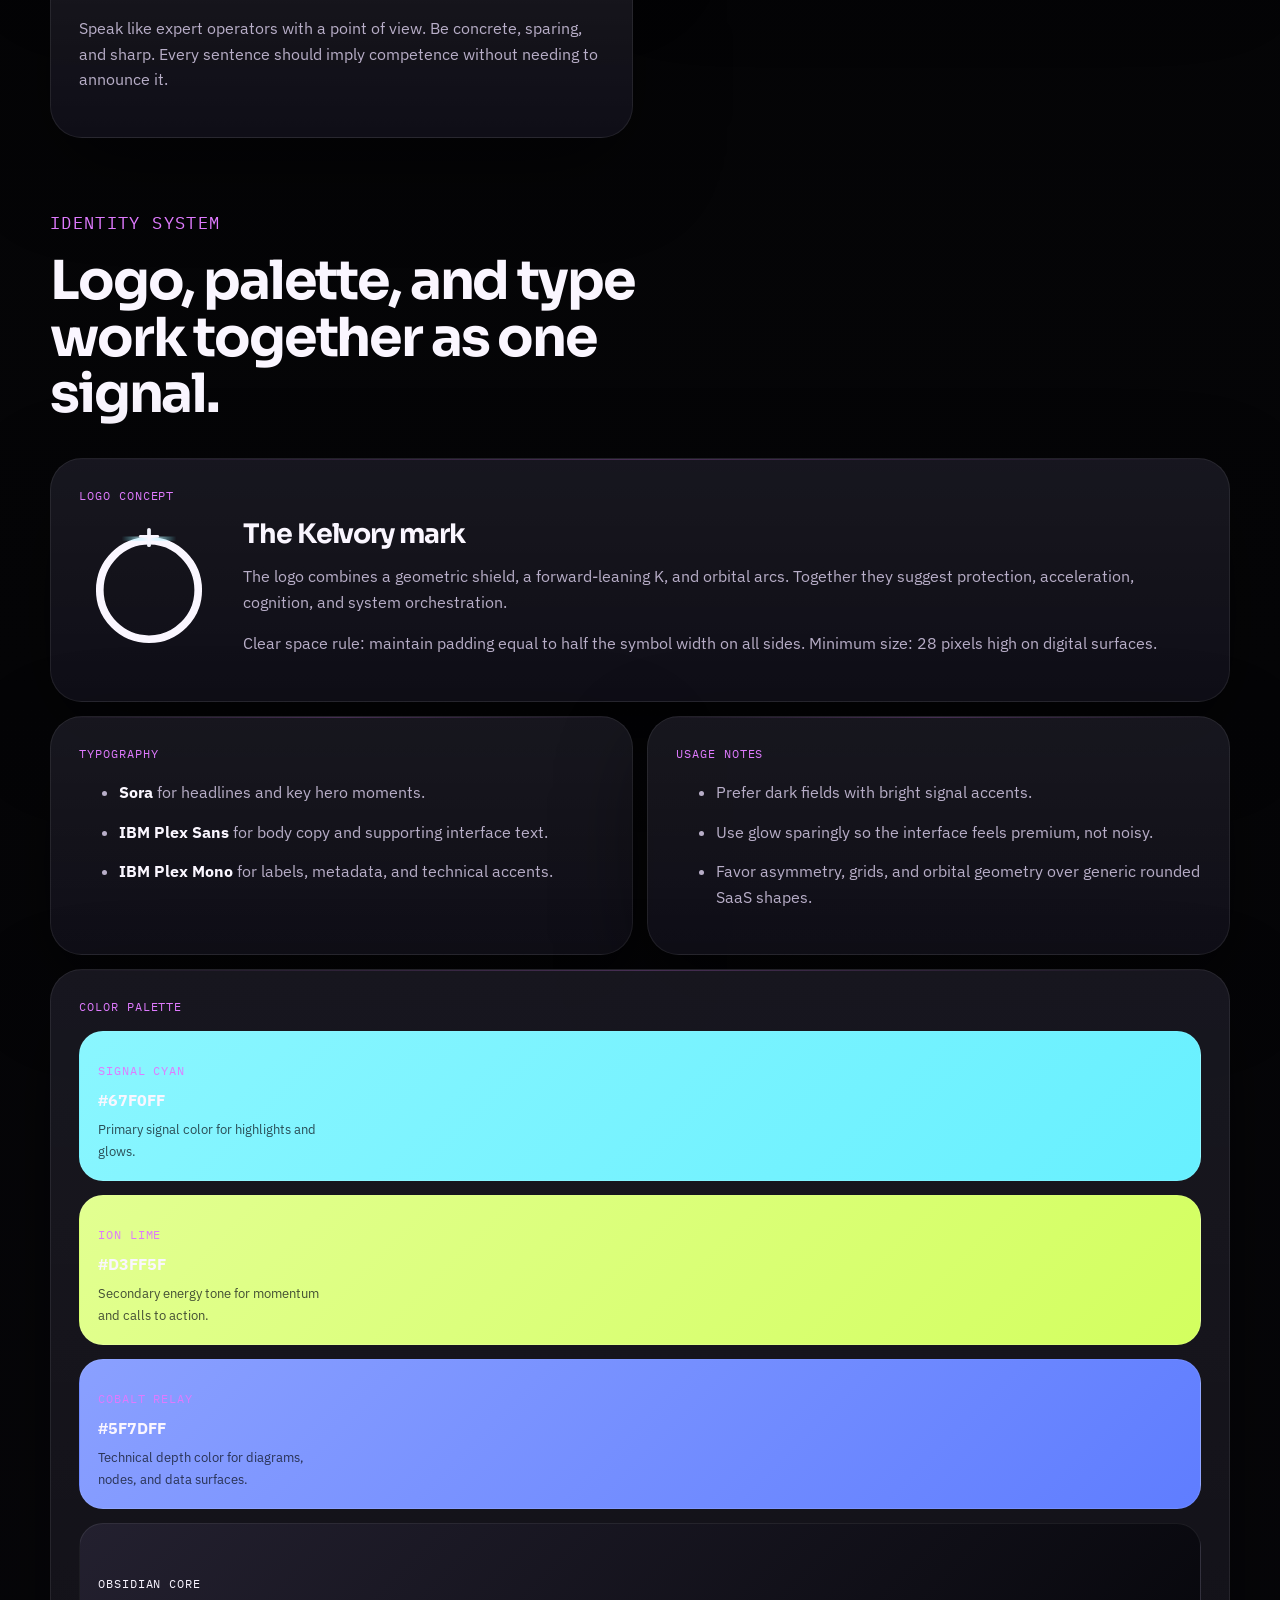
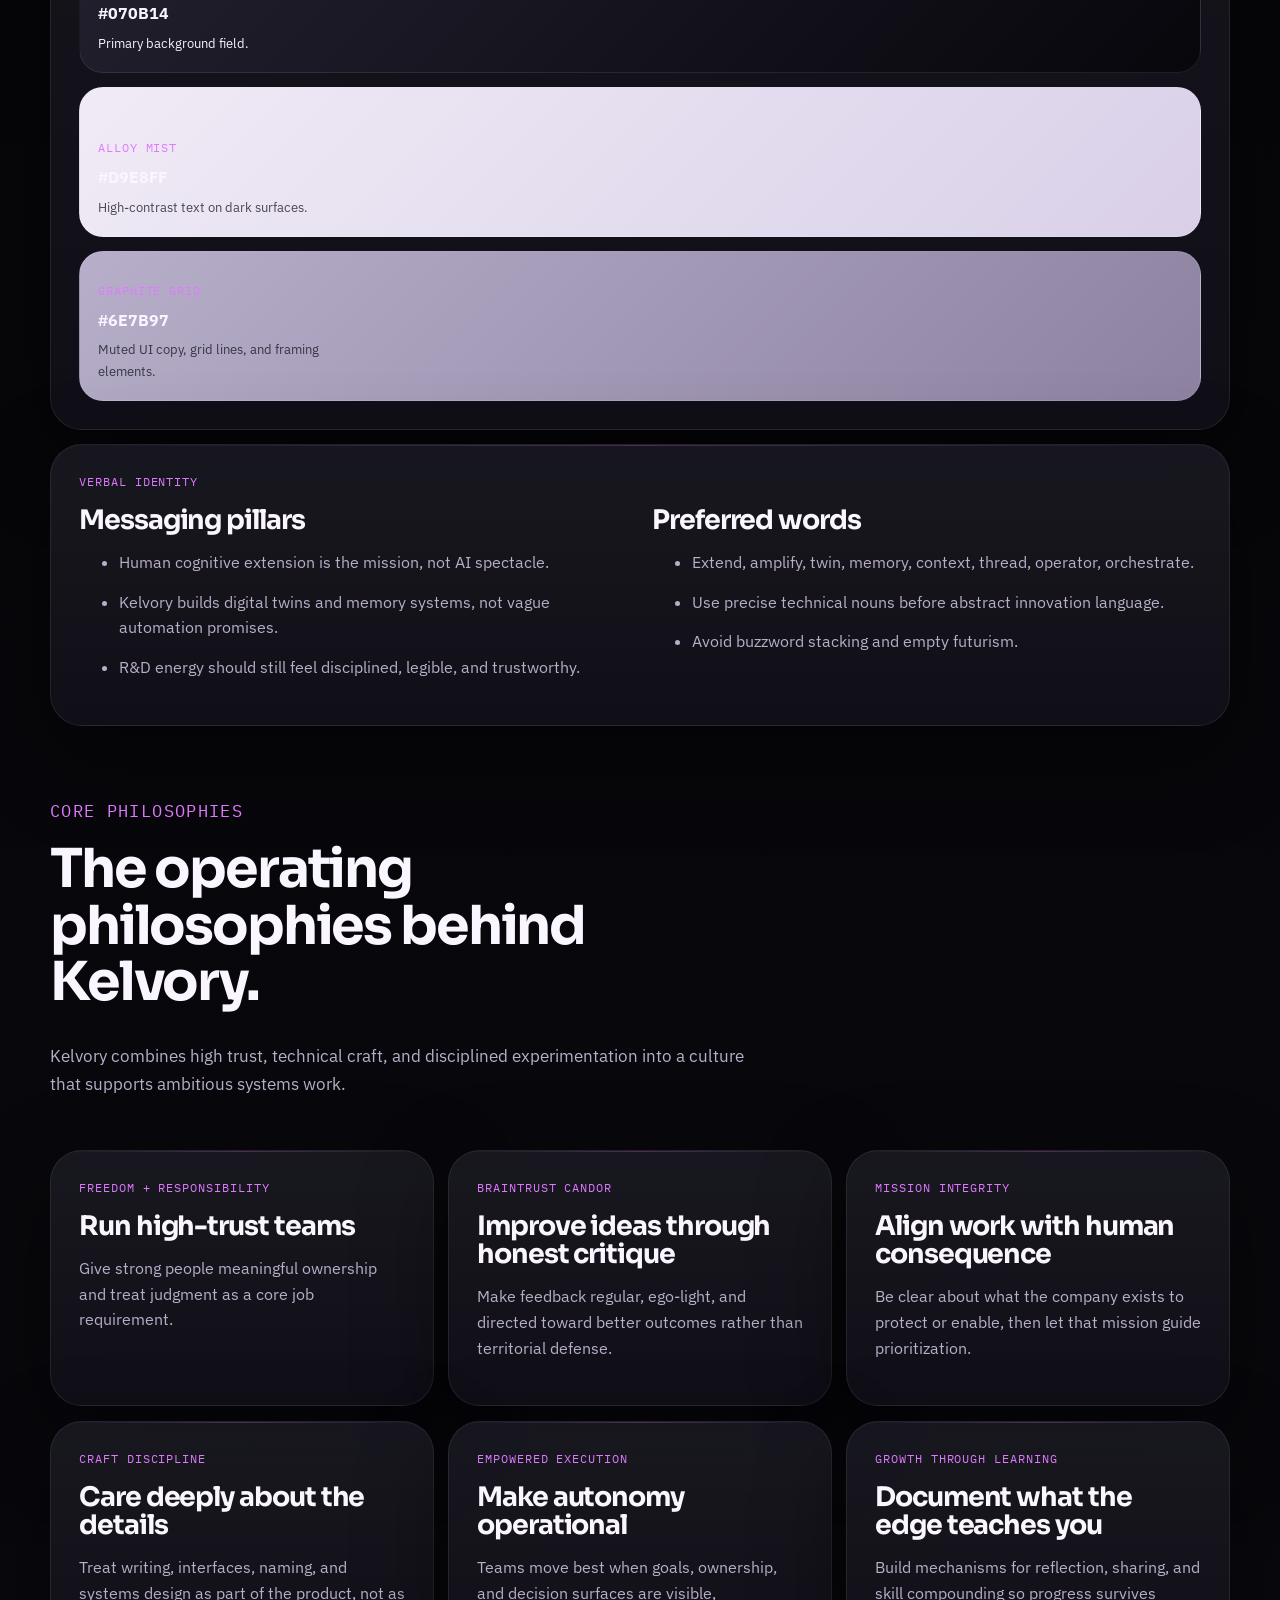
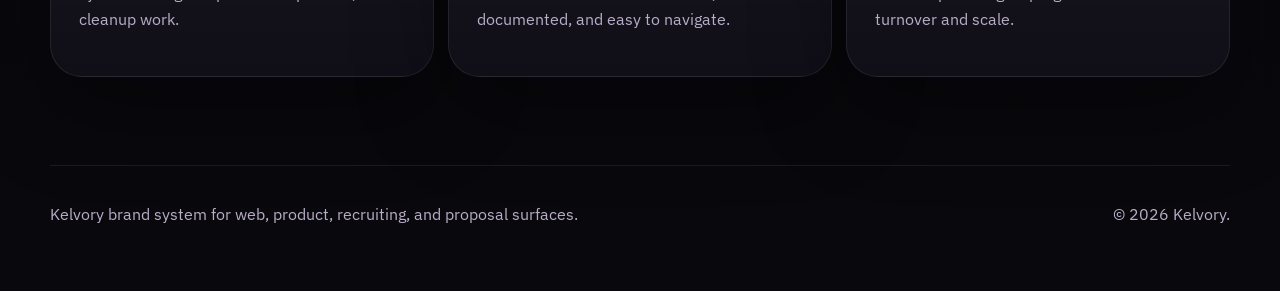
<file: internal/brand-guide.html>
<!doctype html>
<html lang="en">
  <head>
    <meta charset="utf-8">
    <meta name="viewport" content="width=device-width, initial-scale=1">
    <title>Kelvory Brand Guide</title>
    <meta
      name="description"
      content="Kelvory brand guide covering logo, palette, typography, messaging, and culture philosophies."
    >
    <meta name="theme-color" content="#070b14">
    <link rel="icon" type="image/svg+xml" href="../assets/favicon.svg">
    <link rel="preconnect" href="https://fonts.googleapis.com">
    <link rel="preconnect" href="https://fonts.gstatic.com" crossorigin>
    <link
      href="https://fonts.googleapis.com/css2?family=IBM+Plex+Mono:wght@400;500&family=IBM+Plex+Sans:wght@400;500;600;700&family=Sora:wght@400;600;700;800&display=swap"
      rel="stylesheet"
    >
    <script>
      document.documentElement.classList.add("js");
    </script>
    <link rel="stylesheet" href="../styles.css">
  </head>
  <body class="guide-page">
    <div class="site-shell">
      <header class="site-header">
        <div class="header-row">
          <a class="brand" href="../index.html" aria-label="Kelvory home">
            <img src="../assets/logo-symbol.svg" alt="Kelvory logo symbol" width="40" height="40">
            <span class="brand-lockup">
              <strong>Kelvory</strong>
              <small>Internal Brand Guide</small>
            </span>
          </a>

          <button
            class="menu-toggle"
            type="button"
            aria-expanded="false"
            aria-controls="site-nav"
            aria-label="Open navigation"
          >
            <span></span>
            <span></span>
            <span></span>
          </button>
        </div>

        <nav class="site-nav" id="site-nav" aria-label="Primary">
          <a href="../index.html">Home</a>
          <a href="#essence">Essence</a>
          <a href="#identity">Identity</a>
          <a href="#culture">Culture</a>
        </nav>
      </header>

      <main>
        <section class="section guide-hero">
          <div class="section-heading" data-reveal>
            <p class="eyebrow">Kelvory Brand Guide</p>
            <h1>Designed to speak with intent about human cognition, extended.</h1>
            <p>
              This system gives Kelvory a repeatable language for product pages, prototypes,
              research surfaces, and thought leadership. It should feel precise, electrically
              quiet, and clear about the company&apos;s mission to build AI that extends human
              capability.
            </p>
          </div>
        </section>

        <section class="section guide-grid" id="essence">
          <article class="guide-card wide" data-reveal>
            <p class="card-tag">Brand Essence</p>
            <h2>Engineered for Human Amplification</h2>
            <p>
              Kelvory exists to build systems that help human ability catch up to human intellect.
              The brand should feel like a trusted frontier lab: calm under pressure, technically
              formidable, and deeply motivated by what people become when intelligence, memory, and
              software are integrated well.
            </p>
          </article>

          <article class="guide-card" data-reveal>
            <p class="card-tag">Mission</p>
            <p>
              Build AI systems that supplement and enhance human cognition through digital twins,
              memory-native environments, and operator-grade tools.
            </p>
          </article>

          <article class="guide-card" data-reveal>
            <p class="card-tag">Vision</p>
            <p>
              A future where people can work beside trusted digital twins that preserve context,
              connect knowledge, and help action keep pace with thought.
            </p>
          </article>

          <article class="guide-card" data-reveal>
            <p class="card-tag">Tone</p>
            <p>
              Speak like expert operators with a point of view. Be concrete, sparing, and sharp.
              Every sentence should imply competence without needing to announce it.
            </p>
          </article>
        </section>

        <section class="section" id="identity">
          <div class="section-heading" data-reveal>
            <p class="eyebrow">Identity System</p>
            <h2>Logo, palette, and type work together as one signal.</h2>
          </div>

          <div class="guide-grid">
            <article class="guide-card wide" data-reveal>
              <p class="card-tag">Logo Concept</p>
              <div class="logo-guide">
                <img src="../assets/logo-symbol.svg" alt="Kelvory logo symbol" width="140" height="140">
                <div>
                  <h3>The Kelvory mark</h3>
                  <p>
                    The logo combines a geometric shield, a forward-leaning K, and orbital arcs.
                    Together they suggest protection, acceleration, cognition, and system
                    orchestration.
                  </p>
                  <p>
                    Clear space rule: maintain padding equal to half the symbol width on all sides.
                    Minimum size: 28 pixels high on digital surfaces.
                  </p>
                </div>
              </div>
            </article>

            <article class="guide-card" data-reveal>
              <p class="card-tag">Typography</p>
              <ul class="guide-list">
                <li><strong>Sora</strong> for headlines and key hero moments.</li>
                <li><strong>IBM Plex Sans</strong> for body copy and supporting interface text.</li>
                <li><strong>IBM Plex Mono</strong> for labels, metadata, and technical accents.</li>
              </ul>
            </article>

            <article class="guide-card" data-reveal>
              <p class="card-tag">Usage Notes</p>
              <ul class="guide-list">
                <li>Prefer dark fields with bright signal accents.</li>
                <li>Use glow sparingly so the interface feels premium, not noisy.</li>
                <li>Favor asymmetry, grids, and orbital geometry over generic rounded SaaS shapes.</li>
              </ul>
            </article>

            <article class="guide-card wide" data-reveal>
              <p class="card-tag">Color Palette</p>
              <div class="palette-guide">
                <div class="guide-swatch cyan">
                  <span>Signal Cyan</span>
                  <strong>#67F0FF</strong>
                  <small>Primary signal color for highlights and glows.</small>
                </div>
                <div class="guide-swatch lime">
                  <span>Ion Lime</span>
                  <strong>#D3FF5F</strong>
                  <small>Secondary energy tone for momentum and calls to action.</small>
                </div>
                <div class="guide-swatch cobalt">
                  <span>Cobalt Relay</span>
                  <strong>#5F7DFF</strong>
                  <small>Technical depth color for diagrams, nodes, and data surfaces.</small>
                </div>
                <div class="guide-swatch obsidian">
                  <span>Obsidian Core</span>
                  <strong>#070B14</strong>
                  <small>Primary background field.</small>
                </div>
                <div class="guide-swatch alloy">
                  <span>Alloy Mist</span>
                  <strong>#D9E8FF</strong>
                  <small>High-contrast text on dark surfaces.</small>
                </div>
                <div class="guide-swatch graphite">
                  <span>Graphite Grid</span>
                  <strong>#6E7B97</strong>
                  <small>Muted UI copy, grid lines, and framing elements.</small>
                </div>
              </div>
            </article>

            <article class="guide-card wide" data-reveal>
              <p class="card-tag">Verbal Identity</p>
              <div class="message-grid">
                <div>
                  <h3>Messaging pillars</h3>
                  <ul class="guide-list">
                    <li>Human cognitive extension is the mission, not AI spectacle.</li>
                    <li>Kelvory builds digital twins and memory systems, not vague automation promises.</li>
                    <li>R&amp;D energy should still feel disciplined, legible, and trustworthy.</li>
                  </ul>
                </div>
                <div>
                  <h3>Preferred words</h3>
                  <ul class="guide-list">
                    <li>Extend, amplify, twin, memory, context, thread, operator, orchestrate.</li>
                    <li>Use precise technical nouns before abstract innovation language.</li>
                    <li>Avoid buzzword stacking and empty futurism.</li>
                  </ul>
                </div>
              </div>
            </article>
          </div>
        </section>

        <section class="section" id="culture">
          <div class="section-heading" data-reveal>
            <p class="eyebrow">Core Philosophies</p>
            <h2>The operating philosophies behind Kelvory.</h2>
            <p>
              Kelvory combines high trust, technical craft, and disciplined experimentation into a
              culture that supports ambitious systems work.
            </p>
          </div>

          <div class="philosophy-grid">
            <article class="philosophy-card" data-reveal>
              <p class="card-tag">Freedom + Responsibility</p>
              <h3>Run high-trust teams</h3>
              <p>
                Give strong people meaningful ownership and treat judgment as a core job
                requirement.
              </p>
            </article>

            <article class="philosophy-card" data-reveal>
              <p class="card-tag">Braintrust Candor</p>
              <h3>Improve ideas through honest critique</h3>
              <p>
                Make feedback regular, ego-light, and directed toward better outcomes rather than
                territorial defense.
              </p>
            </article>

            <article class="philosophy-card" data-reveal>
              <p class="card-tag">Mission Integrity</p>
              <h3>Align work with human consequence</h3>
              <p>
                Be clear about what the company exists to protect or enable, then let that mission
                guide prioritization.
              </p>
            </article>

            <article class="philosophy-card" data-reveal>
              <p class="card-tag">Craft Discipline</p>
              <h3>Care deeply about the details</h3>
              <p>
                Treat writing, interfaces, naming, and systems design as part of the product, not
                as cleanup work.
              </p>
            </article>

            <article class="philosophy-card" data-reveal>
              <p class="card-tag">Empowered Execution</p>
              <h3>Make autonomy operational</h3>
              <p>
                Teams move best when goals, ownership, and decision surfaces are visible,
                documented, and easy to navigate.
              </p>
            </article>

            <article class="philosophy-card" data-reveal>
              <p class="card-tag">Growth Through Learning</p>
              <h3>Document what the edge teaches you</h3>
              <p>
                Build mechanisms for reflection, sharing, and skill compounding so progress
                survives turnover and scale.
              </p>
            </article>
          </div>
        </section>
      </main>

      <footer class="site-footer">
        <p>Kelvory brand system for web, product, recruiting, and proposal surfaces.</p>
        <p>&copy; <span data-current-year></span> Kelvory.</p>
      </footer>
    </div>

    <script src="../script.js"></script>
  </body>
</html>
</file>
<file: styles.css>
:root {
  --bg: #050507;
  --bg-elevated: rgba(16, 14, 24, 0.76);
  --panel: rgba(14, 13, 22, 0.82);
  --panel-solid: #0d0d14;
  --line: rgba(255, 255, 255, 0.08);
  --line-strong: rgba(223, 122, 254, 0.22);
  --text: #faf6ff;
  --muted: #b8aec8;
  --subtle: #91879f;
  --accent: #814ac8;
  --accent-bright: #df7afe;
  --accent-soft: rgba(223, 122, 254, 0.2);
  --accent-glow: rgba(129, 74, 200, 0.45);
  --white-soft: rgba(255, 255, 255, 0.82);
  --cyan: #67f0ff;
  --lime: #d3ff5f;
  --cobalt: #5f7dff;
  --coral: #ff8a70;
  --radius-xl: 32px;
  --radius-lg: 24px;
  --radius-md: 18px;
  --shadow: 0 30px 90px rgba(0, 0, 0, 0.45);
  --shadow-soft: 0 20px 48px rgba(0, 0, 0, 0.28);
  --content-width: 1180px;
  --pointer-x: 50%;
  --pointer-y: 18%;
}

*,
*::before,
*::after {
  box-sizing: border-box;
}

html {
  scroll-behavior: smooth;
}

body {
  margin: 0;
  min-width: 320px;
  background: linear-gradient(180deg, #030304 0%, #050507 45%, #09080d 100%);
  color: var(--text);
  font-family: "IBM Plex Sans", sans-serif;
  line-height: 1.6;
}

img {
  display: block;
  max-width: 100%;
}

a {
  color: inherit;
  text-decoration: none;
}

p,
li {
  color: var(--muted);
}

h1,
h2,
h3,
h4,
strong {
  color: var(--text);
}

h1,
h2,
h3,
h4 {
  font-family: "Sora", sans-serif;
  line-height: 1.05;
  letter-spacing: -0.04em;
  margin: 0;
}

h1 {
  font-size: clamp(3.3rem, 8vw, 6.4rem);
}

h2 {
  font-size: clamp(2.2rem, 4.2vw, 3.5rem);
}

h3 {
  font-size: clamp(1.45rem, 2.1vw, 1.9rem);
}

h4 {
  font-size: 1.08rem;
}

:focus-visible {
  outline: 2px solid var(--accent-bright);
  outline-offset: 3px;
}

.site-shell {
  margin: 0 auto;
  max-width: calc(var(--content-width) + 80px);
  padding: 0 20px 48px;
  position: relative;
  isolation: isolate;
}

.site-shell::before,
.site-shell::after {
  content: "";
  inset: 0;
  pointer-events: none;
  position: fixed;
}

.site-shell::before {
  background:
    radial-gradient(circle at 12% 16%, rgba(255, 255, 255, 0.85) 0 1px, transparent 1.8px),
    radial-gradient(circle at 24% 10%, rgba(255, 255, 255, 0.75) 0 1px, transparent 1.7px),
    radial-gradient(circle at 41% 21%, rgba(255, 255, 255, 0.8) 0 1.2px, transparent 2px),
    radial-gradient(circle at 54% 11%, rgba(255, 255, 255, 0.65) 0 1px, transparent 1.7px),
    radial-gradient(circle at 72% 9%, rgba(255, 255, 255, 0.8) 0 1px, transparent 1.8px),
    radial-gradient(circle at 84% 14%, rgba(255, 255, 255, 0.72) 0 1px, transparent 1.7px),
    radial-gradient(circle at 91% 24%, rgba(255, 255, 255, 0.74) 0 1.1px, transparent 2px),
    radial-gradient(circle at 8% 38%, rgba(255, 255, 255, 0.54) 0 1px, transparent 1.8px),
    radial-gradient(circle at 29% 46%, rgba(255, 255, 255, 0.65) 0 1px, transparent 1.8px),
    radial-gradient(circle at 64% 42%, rgba(255, 255, 255, 0.58) 0 1.1px, transparent 1.8px),
    radial-gradient(circle at 79% 34%, rgba(255, 255, 255, 0.58) 0 1px, transparent 1.8px),
    radial-gradient(circle at 19% 63%, rgba(255, 255, 255, 0.54) 0 1px, transparent 1.8px),
    radial-gradient(circle at 44% 70%, rgba(255, 255, 255, 0.52) 0 1px, transparent 1.8px),
    radial-gradient(circle at 77% 68%, rgba(255, 255, 255, 0.58) 0 1px, transparent 1.8px);
  opacity: 0.36;
  z-index: -2;
}

.site-shell::after {
  background:
    radial-gradient(circle at 50% 8%, rgba(223, 122, 254, 0.24), transparent 18%),
    radial-gradient(circle at 18% 20%, rgba(255, 255, 255, 0.16), transparent 22%),
    radial-gradient(circle at 84% 24%, rgba(255, 255, 255, 0.11), transparent 24%),
    radial-gradient(circle at 80% 64%, rgba(255, 255, 255, 0.06), transparent 24%),
    radial-gradient(circle at var(--pointer-x) var(--pointer-y), rgba(223, 122, 254, 0.12), transparent 30%);
  z-index: -1;
}

.site-header {
  align-items: center;
  backdrop-filter: blur(24px);
  background: rgba(6, 6, 10, 0.84);
  border: 1px solid rgba(255, 255, 255, 0.09);
  border-radius: 28px;
  box-shadow: 0 18px 44px rgba(0, 0, 0, 0.28);
  display: flex;
  gap: 28px;
  justify-content: space-between;
  margin: 18px auto 0;
  max-width: var(--content-width);
  overflow: hidden;
  padding: 20px 26px;
  position: sticky;
  top: 16px;
  z-index: 30;
}

.site-header::after {
  background: linear-gradient(90deg, transparent, rgba(255, 255, 255, 0.16), transparent);
  bottom: 0;
  content: "";
  height: 1px;
  left: 0;
  position: absolute;
  width: 100%;
}

.header-row {
  align-items: center;
  display: flex;
  gap: 18px;
  min-width: 0;
}

.brand {
  align-items: center;
  display: inline-flex;
  gap: 14px;
  min-width: 0;
}

.brand-lockup {
  display: flex;
  flex-direction: column;
  gap: 2px;
  min-width: 0;
}

.brand-lockup strong {
  font-family: "Sora", sans-serif;
  font-size: 1.08rem;
  font-weight: 700;
  letter-spacing: -0.03em;
}

.brand-lockup small,
.eyebrow,
.card-tag,
.process-step,
.stack-index,
.quote-meta,
.proof-card span,
.proof-pill span,
.console-label,
.meta-block span,
.badge-dot {
  font-family: "IBM Plex Mono", monospace;
  letter-spacing: 0.08em;
  text-transform: uppercase;
}

.brand-lockup small {
  color: var(--subtle);
  font-size: 0.72rem;
}

.menu-toggle {
  align-items: center;
  background: transparent;
  border: 1px solid rgba(255, 255, 255, 0.12);
  border-radius: 18px;
  cursor: pointer;
  display: none;
  height: 56px;
  justify-content: center;
  padding: 0;
  position: relative;
  transition:
    background 180ms ease,
    border-color 180ms ease,
    transform 180ms ease;
  width: 64px;
}

.menu-toggle:hover,
.menu-toggle:focus-visible {
  background: rgba(255, 255, 255, 0.04);
  border-color: rgba(255, 255, 255, 0.2);
}

.menu-toggle span {
  background: var(--text);
  border-radius: 999px;
  display: block;
  height: 3px;
  position: absolute;
  transition:
    opacity 180ms ease,
    transform 180ms ease,
    top 180ms ease;
  width: 28px;
}

.menu-toggle span:nth-child(1) {
  top: 17px;
}

.menu-toggle span:nth-child(2) {
  top: 26px;
}

.menu-toggle span:nth-child(3) {
  top: 35px;
}

.menu-toggle.is-active span:nth-child(1) {
  top: 26px;
  transform: rotate(45deg);
}

.menu-toggle.is-active span:nth-child(2) {
  opacity: 0;
}

.menu-toggle.is-active span:nth-child(3) {
  top: 26px;
  transform: rotate(-45deg);
}

.site-nav {
  align-items: center;
  display: flex;
  flex-wrap: wrap;
  gap: 10px 14px;
  justify-content: flex-end;
  margin-left: auto;
}

.site-nav a {
  border-radius: 999px;
  color: var(--muted);
  font-family: "IBM Plex Sans", sans-serif;
  font-size: 0.98rem;
  font-weight: 500;
  letter-spacing: -0.01em;
  padding: 10px 12px;
  text-transform: none;
  transition:
    color 200ms ease,
    background 200ms ease;
}

.site-nav a:hover,
.site-nav a:focus-visible {
  background: rgba(255, 255, 255, 0.04);
  color: var(--text);
}

.nav-cta {
  background: linear-gradient(135deg, rgba(129, 74, 200, 0.86), rgba(223, 122, 254, 0.88));
  border: 1px solid rgba(223, 122, 254, 0.36);
  border-radius: 999px;
  box-shadow: 0 18px 38px rgba(129, 74, 200, 0.22);
  color: var(--text) !important;
  padding: 10px 16px;
}

.section {
  margin: 0 auto;
  max-width: var(--content-width);
  padding: 104px 0 0;
  position: relative;
  scroll-margin-top: 128px;
}

.section-heading {
  display: grid;
  gap: 16px;
  margin-bottom: 36px;
  max-width: 70ch;
}

.section-heading p,
.hero-lede,
.contact-panel > p {
  font-size: 1.06rem;
}

.eyebrow {
  color: var(--accent-bright);
  font-size: 0.74rem;
  margin: 0;
}

.hero {
  align-items: center;
  display: grid;
  gap: 20px;
  grid-template-columns: 1fr;
  justify-items: center;
  isolation: isolate;
  min-height: calc(100vh - 120px);
  overflow: hidden;
  padding-top: 128px;
  text-align: center;
}

.hero-copy {
  display: grid;
  justify-items: center;
  max-width: 980px;
  position: relative;
  z-index: 1;
}

.hero-copy h1 {
  margin: 0 auto;
  max-width: 12ch;
}

.hero-badge {
  align-items: center;
  background: rgba(12, 12, 18, 0.72);
  border: 1px solid rgba(255, 255, 255, 0.1);
  border-radius: 999px;
  color: var(--white-soft);
  display: inline-flex;
  flex-wrap: wrap;
  font-family: "IBM Plex Sans", sans-serif;
  font-size: 1rem;
  gap: 12px;
  justify-content: center;
  letter-spacing: -0.01em;
  margin: 0 0 24px;
  padding: 10px 12px 10px 10px;
  text-transform: none;
}

.hero-badge-pill {
  background: linear-gradient(135deg, rgba(129, 74, 200, 0.96), rgba(223, 122, 254, 0.94));
  border: 1px solid rgba(223, 122, 254, 0.35);
  border-radius: 999px;
  color: var(--text);
  font-family: "IBM Plex Mono", monospace;
  font-size: 0.72rem;
  letter-spacing: 0.08em;
  padding: 8px 12px;
  text-transform: uppercase;
}

.hero-lede {
  margin-top: 22px;
  max-width: 58ch;
}

.hero-atmosphere {
  inset: 60px 0 auto;
  pointer-events: none;
  position: absolute;
  z-index: 0;
}

.hero-nebula,
.hero-ring {
  left: 50%;
  position: absolute;
  top: 0;
  transform: translateX(-50%);
}

.hero-nebula {
  background:
    radial-gradient(circle, rgba(223, 122, 254, 0.34) 0%, rgba(129, 74, 200, 0.2) 38%, rgba(5, 5, 7, 0) 74%);
  border-radius: 50%;
  filter: blur(8px);
  height: 420px;
  opacity: 0.95;
  width: 540px;
}

.hero-nebula-secondary {
  background:
    radial-gradient(circle, rgba(140, 87, 255, 0.22) 0%, rgba(129, 74, 200, 0.1) 44%, rgba(5, 5, 7, 0) 76%);
  filter: blur(14px);
  height: 520px;
  top: 48px;
  width: 760px;
}

.hero-ring {
  border: 1px solid rgba(223, 122, 254, 0.16);
  border-radius: 50%;
  box-shadow:
    0 0 60px rgba(129, 74, 200, 0.12),
    inset 0 0 24px rgba(223, 122, 254, 0.04);
  height: 440px;
  top: 24px;
  width: 440px;
}

.cta-row {
  display: flex;
  flex-wrap: wrap;
  gap: 14px;
  margin-top: 32px;
}

.hero .cta-row {
  justify-content: center;
}

.button {
  align-items: center;
  border-radius: 999px;
  display: inline-flex;
  font-family: "Sora", sans-serif;
  font-size: 0.94rem;
  font-weight: 600;
  gap: 10px;
  justify-content: center;
  min-height: 50px;
  padding: 14px 22px;
  transition:
    transform 220ms ease,
    border-color 220ms ease,
    background 220ms ease,
    box-shadow 220ms ease;
}

.button:hover,
.button:focus-visible {
  transform: translateY(-2px);
}

.button-primary {
  background: linear-gradient(135deg, rgba(129, 74, 200, 0.96), rgba(223, 122, 254, 0.94));
  border: 1px solid rgba(223, 122, 254, 0.42);
  box-shadow: 0 20px 44px rgba(129, 74, 200, 0.28);
}

.button-secondary {
  background: rgba(255, 255, 255, 0.03);
  border: 1px solid var(--line);
}

.hero-proof {
  display: grid;
  gap: 12px;
  grid-template-columns: repeat(3, minmax(0, 1fr));
  margin-top: 34px;
  max-width: 980px;
  width: 100%;
}

.proof-pill {
  background:
    linear-gradient(180deg, rgba(255, 255, 255, 0.04), rgba(255, 255, 255, 0.02)),
    rgba(13, 13, 20, 0.66);
  border: 1px solid rgba(255, 255, 255, 0.08);
  border-radius: 24px;
  min-height: 132px;
  padding: 18px;
}

.proof-pill span {
  color: var(--accent-bright);
  display: block;
  font-size: 0.72rem;
  margin-bottom: 14px;
}

.proof-pill strong {
  display: block;
  font-size: 1.02rem;
  line-height: 1.42;
}

.hero-visual {
  margin: 0 auto;
  max-width: 540px;
  order: -1;
  position: relative;
  width: 100%;
}

.hero-stage,
.capability-spotlight,
.feature-card,
.process-card,
.signal-card,
.signal-quote,
.philosophy-card,
.guide-card,
.contact-panel,
.brand-panel {
  background:
    linear-gradient(180deg, rgba(255, 255, 255, 0.05), rgba(255, 255, 255, 0.015)),
    var(--panel);
  border: 1px solid rgba(255, 255, 255, 0.08);
  border-radius: var(--radius-xl);
  box-shadow: var(--shadow);
  overflow: hidden;
  position: relative;
}

.hero-stage::before,
.capability-spotlight::before,
.feature-card::before,
.process-card::before,
.signal-card::before,
.signal-quote::before,
.philosophy-card::before,
.guide-card::before,
.contact-panel::before,
.brand-panel::before,
.proof-card::before {
  background: linear-gradient(90deg, transparent, rgba(223, 122, 254, 0.24), transparent);
  content: "";
  height: 1px;
  left: 0;
  position: absolute;
  top: 0;
  width: 100%;
}

.hero-stage {
  background: none;
  border: 0;
  border-radius: 0;
  box-shadow: none;
  overflow: visible;
  padding: 0;
}

.panel-chrome {
  align-items: center;
  color: var(--subtle);
  display: flex;
  font-family: "IBM Plex Mono", monospace;
  font-size: 0.71rem;
  gap: 16px;
  justify-content: space-between;
  text-transform: uppercase;
}

.hero-stage::before {
  display: none;
}

.hero-stage .panel-chrome,
.hero-stage .hero-console {
  display: none;
}

.halo-field {
  align-items: center;
  display: grid;
  justify-items: center;
  margin: 26px 0 24px;
  min-height: 336px;
  position: relative;
}

.halo-field::before {
  background: radial-gradient(circle, rgba(223, 122, 254, 0.26), rgba(129, 74, 200, 0.14) 40%, transparent 68%);
  border-radius: 50%;
  content: "";
  height: 320px;
  width: 320px;
  filter: blur(14px);
  opacity: 0.95;
  position: absolute;
}

.halo-core {
  align-items: center;
  background: radial-gradient(circle at 50% 40%, rgba(255, 255, 255, 0.16), rgba(129, 74, 200, 0.38) 34%, rgba(9, 9, 13, 0.92) 70%);
  border: 1px solid rgba(255, 255, 255, 0.12);
  border-radius: 50%;
  box-shadow:
    inset 0 0 32px rgba(223, 122, 254, 0.12),
    0 0 44px rgba(129, 74, 200, 0.22);
  display: grid;
  height: 180px;
  place-items: center;
  position: relative;
  width: 180px;
  z-index: 2;
}

.halo-core::before {
  border: 1px solid rgba(255, 255, 255, 0.12);
  border-radius: 50%;
  content: "";
  inset: 20px;
  position: absolute;
}

.halo-core img {
  filter: drop-shadow(0 0 18px rgba(223, 122, 254, 0.2));
}

.halo-orbit {
  animation: spin 16s linear infinite;
  border: 1px solid rgba(223, 122, 254, 0.18);
  border-radius: 50%;
  box-shadow: 0 0 40px rgba(129, 74, 200, 0.12);
  height: 274px;
  position: absolute;
  width: 274px;
}

.halo-orbit::before {
  background: radial-gradient(circle, rgba(223, 122, 254, 0.95), rgba(129, 74, 200, 0));
  border-radius: 50%;
  content: "";
  filter: blur(8px);
  height: 58px;
  left: calc(50% - 29px);
  position: absolute;
  top: 8px;
  width: 58px;
}

.halo-orbit-alt {
  animation: spin-reverse 22s linear infinite;
  border-color: rgba(255, 255, 255, 0.08);
  height: 344px;
  width: 344px;
}

.halo-orbit-alt::before {
  background: radial-gradient(circle, rgba(255, 255, 255, 0.5), rgba(255, 255, 255, 0));
  bottom: 52px;
  filter: blur(18px);
  height: 76px;
  left: auto;
  right: 18px;
  top: auto;
  width: 76px;
}

.halo-tag {
  animation: float 6s ease-in-out infinite;
  background: rgba(8, 8, 12, 0.74);
  border: 1px solid rgba(255, 255, 255, 0.11);
  border-radius: 999px;
  box-shadow: 0 14px 30px rgba(0, 0, 0, 0.24);
  color: var(--white-soft);
  font-size: 0.71rem;
  padding: 10px 14px;
  position: absolute;
  z-index: 3;
}

.halo-tag-top {
  animation-delay: 0.2s;
  top: 6px;
}

.halo-tag-right {
  animation-delay: 0.5s;
  right: -6px;
  top: 48%;
  transform: translateY(-50%);
}

.halo-tag-bottom {
  animation-delay: 1s;
  bottom: 10px;
}

.halo-tag-left {
  animation-delay: 1.4s;
  left: -6px;
  top: 48%;
  transform: translateY(-50%);
}

.hero-console {
  display: grid;
  gap: 14px;
}

.console-card,
.micro-metric,
.stack-row,
.program-card,
.meta-block,
.signal-tile,
.swatch,
.guide-swatch {
  background: rgba(255, 255, 255, 0.03);
  border: 1px solid rgba(255, 255, 255, 0.08);
  border-radius: 24px;
}

.console-card,
.feature-card,
.process-card,
.signal-card,
.philosophy-card,
.guide-card,
.contact-panel,
.brand-panel,
.signal-quote {
  padding: 28px;
}

.console-card.emphasis {
  background: linear-gradient(135deg, rgba(129, 74, 200, 0.22), rgba(255, 255, 255, 0.03));
}

.console-label {
  color: var(--accent-bright);
  display: block;
  font-size: 0.72rem;
  margin-bottom: 12px;
}

.console-card strong {
  display: block;
  font-size: 1.34rem;
  margin-bottom: 8px;
}

.console-grid {
  display: grid;
  gap: 12px;
  grid-template-columns: repeat(3, minmax(0, 1fr));
}

.micro-metric {
  display: flex;
  flex-direction: column;
  gap: 10px;
  justify-content: space-between;
  min-height: 118px;
  padding: 16px;
}

.micro-metric span,
.signal-tile span,
.swatch span,
.guide-swatch span {
  color: var(--accent-bright);
  font-family: "IBM Plex Mono", monospace;
  font-size: 0.72rem;
  letter-spacing: 0.08em;
  text-transform: uppercase;
}

.micro-metric strong,
.signal-tile strong,
.swatch strong,
.guide-swatch strong {
  font-size: 0.98rem;
  line-height: 1.45;
}

.proof-section {
  padding-top: 40px;
}

.proof-strip {
  display: grid;
  gap: 20px;
  grid-template-columns: repeat(3, minmax(0, 1fr));
}

.proof-card {
  background:
    linear-gradient(180deg, rgba(255, 255, 255, 0.04), rgba(255, 255, 255, 0.015)),
    rgba(13, 13, 20, 0.66);
  border: 1px solid rgba(255, 255, 255, 0.08);
  border-radius: 28px;
  box-shadow: var(--shadow-soft);
  overflow: hidden;
  padding: 28px;
  position: relative;
}

.proof-card span {
  color: var(--accent-bright);
  display: block;
  font-size: 0.72rem;
}

.proof-card strong {
  display: block;
  font-size: 1.32rem;
  line-height: 1.28;
  margin: 14px 0 12px;
}

.capability-rows {
  display: grid;
  gap: 24px;
}

.capability-row {
  align-items: center;
  display: grid;
  gap: 28px;
  grid-template-columns: minmax(320px, 0.9fr) minmax(0, 1.1fr);
}

.capability-row.reverse {
  grid-template-columns: minmax(0, 1.1fr) minmax(320px, 0.9fr);
}

.capability-row.reverse .capability-visual {
  order: 2;
}

.capability-row.reverse .capability-copy {
  order: 1;
}

.capability-visual {
  min-width: 0;
}

.capability-copy {
  max-width: 520px;
}

.visual-card {
  background:
    linear-gradient(180deg, rgba(255, 255, 255, 0.05), rgba(255, 255, 255, 0.02)),
    rgba(13, 13, 20, 0.82);
  border: 1px solid rgba(255, 255, 255, 0.08);
  border-radius: 28px;
  box-shadow: var(--shadow-soft);
  overflow: hidden;
  padding: 22px;
  position: relative;
}

.visual-card::before {
  background: linear-gradient(90deg, transparent, rgba(223, 122, 254, 0.24), transparent);
  content: "";
  height: 1px;
  left: 0;
  position: absolute;
  top: 0;
  width: 100%;
}

.queue-list,
.project-lines {
  display: grid;
  gap: 10px;
  margin-top: 18px;
}

.queue-item,
.project-line,
.stat-chip {
  align-items: center;
  background: rgba(255, 255, 255, 0.03);
  border: 1px solid rgba(255, 255, 255, 0.08);
  border-radius: 18px;
  display: flex;
  gap: 12px;
  justify-content: space-between;
  min-height: 58px;
  padding: 14px 16px;
}

.queue-item strong,
.project-line strong,
.stat-chip strong {
  font-size: 0.96rem;
  line-height: 1.3;
}

.queue-item span,
.project-line span,
.stat-chip span,
.orbit-labels span,
.tag-row span {
  color: var(--accent-bright);
  font-family: "IBM Plex Mono", monospace;
  font-size: 0.71rem;
  letter-spacing: 0.08em;
  text-transform: uppercase;
}

.orbit-card {
  display: grid;
  gap: 20px;
  justify-items: center;
  min-height: 330px;
}

.mini-orbit {
  align-items: center;
  display: grid;
  justify-items: center;
  min-height: 220px;
  position: relative;
  width: 100%;
}

.mini-orbit-ring {
  border: 1px solid rgba(223, 122, 254, 0.2);
  border-radius: 50%;
  box-shadow: 0 0 34px rgba(129, 74, 200, 0.12);
  height: 190px;
  position: absolute;
  width: 190px;
}

.mini-orbit-ring::before {
  background: radial-gradient(circle, rgba(223, 122, 254, 0.95), rgba(129, 74, 200, 0));
  border-radius: 50%;
  content: "";
  filter: blur(7px);
  height: 46px;
  left: calc(50% - 23px);
  position: absolute;
  top: 4px;
  width: 46px;
}

.mini-orbit-core {
  align-items: center;
  background: radial-gradient(circle at 50% 40%, rgba(255, 255, 255, 0.16), rgba(129, 74, 200, 0.36) 34%, rgba(9, 9, 13, 0.94) 70%);
  border: 1px solid rgba(255, 255, 255, 0.12);
  border-radius: 50%;
  box-shadow: inset 0 0 28px rgba(223, 122, 254, 0.12);
  display: grid;
  height: 120px;
  place-items: center;
  position: relative;
  width: 120px;
  z-index: 1;
}

.mini-orbit-core::before {
  border: 1px solid rgba(255, 255, 255, 0.12);
  border-radius: 50%;
  content: "";
  inset: 16px;
  position: absolute;
}

.orbit-labels {
  display: flex;
  flex-wrap: wrap;
  gap: 10px;
  justify-content: center;
}

.stat-grid {
  display: grid;
  gap: 12px;
  grid-template-columns: repeat(2, minmax(0, 1fr));
  margin-top: 18px;
}

.stat-chip {
  align-items: flex-start;
  flex-direction: column;
  justify-content: space-between;
  min-height: 118px;
}

.tag-row {
  display: flex;
  flex-wrap: wrap;
  gap: 10px;
  margin-top: 20px;
}

.tag-row span {
  background: rgba(255, 255, 255, 0.03);
  border: 1px solid rgba(255, 255, 255, 0.08);
  border-radius: 999px;
  padding: 9px 12px;
}

.capability-layout {
  display: grid;
  gap: 20px;
  grid-template-columns: minmax(0, 1.15fr) minmax(280px, 0.85fr);
}

.capability-spotlight {
  padding: 24px;
}

.spotlight-body {
  align-items: start;
  display: grid;
  gap: 24px;
  grid-template-columns: minmax(0, 0.84fr) minmax(280px, 1fr);
  margin-top: 24px;
}

.spotlight-copy {
  display: grid;
  gap: 14px;
}

.spotlight-stack,
.capability-grid,
.program-grid,
.voice-list,
.guide-list,
.palette-guide,
.guide-grid,
.philosophy-grid {
  display: grid;
  gap: 14px;
}

.stack-row {
  align-items: start;
  display: grid;
  gap: 14px;
  grid-template-columns: 58px minmax(0, 1fr);
  padding: 18px;
}

.stack-row.active {
  background: linear-gradient(135deg, rgba(129, 74, 200, 0.18), rgba(255, 255, 255, 0.03));
  border-color: rgba(223, 122, 254, 0.24);
}

.stack-index,
.process-step {
  color: var(--accent-bright);
  font-size: 0.76rem;
}

.stack-row h4 {
  margin-bottom: 6px;
}

.card-tag {
  color: var(--accent-bright);
  font-size: 0.74rem;
  margin: 0 0 14px;
}

.feature-card h3,
.philosophy-card h3,
.process-card h3,
.signal-card h3,
.brand-panel h3,
.guide-card h3 {
  margin-bottom: 10px;
}

.mini-list,
.signal-list {
  display: grid;
  gap: 8px;
  margin: 16px 0 0;
  padding-left: 18px;
}

.process-layout {
  align-items: start;
  display: grid;
  gap: 20px;
  grid-template-columns: minmax(0, 1.2fr) minmax(280px, 0.8fr);
}

.process-grid {
  display: grid;
  gap: 20px;
  grid-template-columns: repeat(2, minmax(0, 1fr));
}

.process-card {
  min-height: 254px;
}

.process-step {
  display: inline-block;
  margin-bottom: 22px;
}

.signal-quote {
  min-height: 100%;
}

.quote-mark {
  color: var(--accent-bright);
  font-family: "Sora", sans-serif;
  font-size: clamp(3.7rem, 10vw, 5rem);
  line-height: 1;
  margin: 0 0 18px;
}

.quote-copy {
  color: var(--text);
  font-size: 1.32rem;
  line-height: 1.38;
  margin-bottom: 18px;
}

.quote-meta {
  color: var(--muted);
  font-size: 0.74rem;
}

.signals-grid {
  display: grid;
  gap: 20px;
  grid-template-columns: minmax(0, 1.15fr) minmax(320px, 0.85fr);
}

.signal-card.wide {
  grid-row: span 2;
}

.program-card {
  display: grid;
  gap: 10px;
  padding: 18px;
}

.program-card.compact {
  min-height: 0;
}

.program-card p {
  margin: 0;
}

.text-link {
  color: var(--accent-bright);
  display: inline-block;
  margin-top: 18px;
}

.contact-panel {
  background:
    linear-gradient(135deg, rgba(129, 74, 200, 0.28), rgba(255, 255, 255, 0.04) 54%),
    rgba(13, 13, 20, 0.86);
}

.contact-meta {
  display: grid;
  gap: 14px;
  grid-template-columns: repeat(3, minmax(0, 1fr));
  margin-top: 28px;
}

.meta-block {
  background: rgba(0, 0, 0, 0.16);
  padding: 18px;
}

.meta-block span {
  color: var(--accent-bright);
  display: block;
  font-size: 0.72rem;
  margin-bottom: 12px;
}

.meta-block strong {
  display: block;
  font-size: 0.98rem;
  line-height: 1.45;
}

.site-footer {
  align-items: center;
  border-top: 1px solid var(--line);
  display: flex;
  gap: 18px;
  justify-content: space-between;
  margin: 88px auto 0;
  max-width: var(--content-width);
  padding-top: 20px;
}

.guide-page .section {
  padding-top: 72px;
}

.guide-hero {
  min-height: auto;
  padding-top: 100px;
}

.error-shell {
  max-width: 920px;
}

.guide-grid {
  grid-template-columns: repeat(2, minmax(0, 1fr));
}

.guide-card.wide {
  grid-column: 1 / -1;
}

.philosophy-grid {
  grid-template-columns: repeat(3, minmax(0, 1fr));
}

.logo-guide,
.message-grid {
  display: grid;
  gap: 24px;
  grid-template-columns: auto minmax(0, 1fr);
}

.message-grid {
  grid-template-columns: repeat(2, minmax(0, 1fr));
}

.signal-grid,
.swatch-grid {
  display: grid;
  gap: 14px;
  grid-template-columns: repeat(2, minmax(0, 1fr));
}

.signal-tile,
.swatch,
.guide-swatch {
  display: flex;
  flex-direction: column;
  gap: 8px;
  justify-content: flex-end;
  min-height: 150px;
  padding: 18px;
}

.signal-tile {
  justify-content: space-between;
}

.guide-swatch small {
  color: rgba(7, 11, 20, 0.72);
  max-width: 28ch;
}

.cyan {
  background: linear-gradient(135deg, #8af6ff, #67f0ff);
}

.lime {
  background: linear-gradient(135deg, #e2ff91, #d3ff5f);
}

.cobalt {
  background: linear-gradient(135deg, #8aa0ff, #5f7dff);
}

.obsidian {
  background: linear-gradient(135deg, #23202f, #07070c);
}

.obsidian span,
.obsidian strong,
.obsidian small {
  color: #f8f4ff;
}

.alloy {
  background: linear-gradient(135deg, #f0ebf6, #d9d0e8);
}

.graphite {
  background: linear-gradient(135deg, #b7aeca, #8d83a1);
}

.js .hero-copy,
.js .hero-visual,
.js [data-reveal] {
  opacity: 0;
  transform: translateY(24px);
  transition:
    opacity 700ms ease,
    transform 700ms ease;
}

.js .is-visible,
.is-visible {
  opacity: 1;
  transform: translateY(0);
}

[data-reveal] {
  will-change: transform, opacity;
}

@keyframes spin {
  from {
    transform: rotate(0deg);
  }
  to {
    transform: rotate(360deg);
  }
}

@keyframes spin-reverse {
  from {
    transform: rotate(360deg);
  }
  to {
    transform: rotate(0deg);
  }
}

@keyframes float {
  0%,
  100% {
    transform: translateY(0);
  }
  50% {
    transform: translateY(-6px);
  }
}

.accent-text {
  background: linear-gradient(135deg, #f0d9ff 0%, var(--accent-bright) 44%, #8ca6ff 100%);
  -webkit-background-clip: text;
  background-clip: text;
  color: transparent;
}

.hero-stage {
  display: grid;
  min-height: 360px;
  place-items: center;
}

.hero-ink {
  background:
    radial-gradient(circle at 50% 30%, rgba(255, 255, 255, 0.18), transparent 26%),
    radial-gradient(circle at 30% 60%, rgba(255, 255, 255, 0.08), transparent 20%),
    radial-gradient(circle at 70% 72%, rgba(255, 255, 255, 0.09), transparent 22%),
    radial-gradient(circle at 52% 55%, rgba(0, 0, 0, 0.55), transparent 54%),
    linear-gradient(180deg, rgba(18, 16, 24, 0.3), rgba(18, 16, 24, 0));
  border-radius: 42% 58% 44% 56% / 39% 44% 56% 61%;
  filter: blur(4px);
  height: 320px;
  opacity: 0.88;
  position: absolute;
  transform: rotate(-14deg);
  width: 360px;
}

.halo-field {
  z-index: 1;
}

.section-heading-center {
  justify-items: center;
  margin-left: auto;
  margin-right: auto;
  text-align: center;
}

.section-kicker {
  color: var(--subtle);
  font-family: "IBM Plex Mono", monospace;
  font-size: 0.72rem;
  letter-spacing: 0.08em;
  margin: 0 0 18px;
  text-align: center;
  text-transform: uppercase;
}

.logo-strip-section {
  padding-top: 54px;
}

.logo-strip {
  align-items: center;
  display: grid;
  gap: 14px;
  grid-template-columns: repeat(auto-fit, minmax(160px, 1fr));
}

.logo-strip span {
  background: rgba(255, 255, 255, 0.03);
  border: 1px solid rgba(255, 255, 255, 0.08);
  border-radius: 999px;
  color: rgba(255, 255, 255, 0.82);
  font-family: "IBM Plex Mono", monospace;
  font-size: 0.8rem;
  letter-spacing: 0.08em;
  opacity: 1;
  padding: 13px 16px;
  text-align: center;
  text-transform: uppercase;
}

.statement-section {
  padding-top: 92px;
}

.mission-grid {
  display: grid;
  gap: 20px;
  grid-template-columns: repeat(2, minmax(0, 1fr));
  margin-top: 18px;
}

.mission-card,
.cognition-map {
  background:
    linear-gradient(180deg, rgba(255, 255, 255, 0.05), rgba(255, 255, 255, 0.02)),
    rgba(13, 13, 20, 0.78);
  border: 1px solid rgba(255, 255, 255, 0.08);
  border-radius: 32px;
  box-shadow: var(--shadow-soft);
  overflow: hidden;
  position: relative;
}

.mission-card::before,
.cognition-map::before {
  background: linear-gradient(90deg, transparent, rgba(223, 122, 254, 0.24), transparent);
  content: "";
  height: 1px;
  left: 0;
  position: absolute;
  top: 0;
  width: 100%;
}

.mission-card {
  display: grid;
  gap: 14px;
  min-height: 264px;
  padding: 30px;
}

.mission-card .card-tag {
  margin-bottom: 0;
}

.mission-card h3 {
  max-width: 16ch;
}

.mission-card p {
  margin: 0;
}

.mission-card-primary {
  background:
    linear-gradient(135deg, rgba(223, 122, 254, 0.18), rgba(95, 125, 255, 0.08)),
    rgba(13, 13, 20, 0.88);
}

.cognition-map {
  align-items: stretch;
  display: grid;
  gap: 18px;
  grid-template-columns: repeat(3, minmax(0, 1fr));
  margin-top: 24px;
  padding: 28px;
}

.cognition-rail {
  background: linear-gradient(90deg, rgba(223, 122, 254, 0.08), rgba(223, 122, 254, 0.56), rgba(223, 122, 254, 0.08));
  height: 2px;
  left: 16%;
  position: absolute;
  right: 16%;
  top: calc(50% - 1px);
}

.cognition-node {
  background: rgba(255, 255, 255, 0.03);
  border: 1px solid rgba(255, 255, 255, 0.08);
  border-radius: 28px;
  min-height: 192px;
  padding: 22px;
  position: relative;
  z-index: 1;
}

.cognition-node span {
  color: var(--accent-bright);
  display: block;
  font-family: "IBM Plex Mono", monospace;
  font-size: 0.72rem;
  letter-spacing: 0.08em;
  margin-bottom: 14px;
  text-transform: uppercase;
}

.cognition-node strong {
  display: block;
  font-size: 1.08rem;
  line-height: 1.42;
}

.cognition-node-core {
  background:
    linear-gradient(135deg, rgba(223, 122, 254, 0.22), rgba(95, 125, 255, 0.1)),
    rgba(13, 13, 20, 0.9);
  box-shadow: 0 18px 40px rgba(0, 0, 0, 0.24);
}

.story-stage {
  align-items: center;
  display: grid;
  gap: 22px;
  grid-template-columns: 1fr minmax(360px, 560px) 1fr;
  margin-top: 14px;
  min-height: 360px;
}

.story-ambient {
  color: rgba(255, 255, 255, 0.08);
  font-family: "Sora", sans-serif;
  font-size: clamp(4rem, 14vw, 9rem);
  font-weight: 700;
  line-height: 0.9;
  text-transform: uppercase;
}

.story-ambient-left {
  justify-self: end;
}

.story-ambient-right {
  justify-self: start;
}

.story-media-card {
  align-items: center;
  background:
    linear-gradient(180deg, rgba(255, 255, 255, 0.04), rgba(255, 255, 255, 0.02)),
    rgba(13, 13, 20, 0.76);
  border: 1px solid rgba(255, 255, 255, 0.08);
  border-radius: 48px;
  box-shadow: var(--shadow-soft);
  display: grid;
  justify-items: center;
  min-height: 320px;
  overflow: hidden;
  padding: 26px;
  position: relative;
}

.story-media-card::before {
  background: linear-gradient(90deg, transparent, rgba(223, 122, 254, 0.24), transparent);
  content: "";
  height: 1px;
  left: 0;
  position: absolute;
  top: 0;
  width: 100%;
}

.story-media {
  background:
    radial-gradient(circle at 50% 0%, rgba(255, 255, 255, 0.18), transparent 35%),
    linear-gradient(180deg, rgba(255, 255, 255, 0.08), rgba(0, 0, 0, 0.18));
  border-radius: 36px;
  display: grid;
  height: 240px;
  place-items: center;
  width: 100%;
}

.story-room {
  align-items: end;
  background:
    linear-gradient(180deg, rgba(255, 255, 255, 0.12), rgba(255, 255, 255, 0.02)),
    rgba(9, 9, 14, 0.72);
  border: 1px solid rgba(255, 255, 255, 0.08);
  border-radius: 28px;
  display: flex;
  gap: 18px;
  height: 174px;
  justify-content: center;
  padding-bottom: 24px;
  width: min(360px, 100%);
}

.story-person {
  background: linear-gradient(180deg, rgba(255, 255, 255, 0.9), rgba(179, 160, 210, 0.56));
  border-radius: 999px 999px 16px 16px;
  box-shadow: 0 16px 24px rgba(0, 0, 0, 0.18);
  height: 112px;
  position: relative;
  width: 58px;
}

.story-person::before {
  background: linear-gradient(180deg, rgba(22, 18, 30, 0.92), rgba(52, 42, 74, 0.9));
  border-radius: 50%;
  content: "";
  height: 40px;
  left: 50%;
  position: absolute;
  top: -18px;
  transform: translateX(-50%);
  width: 40px;
}

.story-person:nth-child(2) {
  height: 128px;
}

.play-button {
  align-items: center;
  background: rgba(255, 255, 255, 0.9);
  border: 0;
  border-radius: 50%;
  box-shadow: 0 14px 30px rgba(0, 0, 0, 0.24);
  cursor: default;
  display: grid;
  height: 72px;
  left: 50%;
  margin: 0;
  place-items: center;
  position: absolute;
  top: 50%;
  transform: translate(-50%, -50%);
  width: 72px;
}

.play-button span {
  border-bottom: 12px solid transparent;
  border-left: 18px solid var(--accent);
  border-top: 12px solid transparent;
  display: block;
  height: 0;
  margin-left: 4px;
  width: 0;
}

.story-float {
  background: rgba(11, 11, 16, 0.8);
  border: 1px solid rgba(255, 255, 255, 0.08);
  border-radius: 999px;
  color: var(--white-soft);
  font-family: "IBM Plex Mono", monospace;
  font-size: 0.71rem;
  letter-spacing: 0.08em;
  padding: 10px 14px;
  position: absolute;
  text-transform: uppercase;
}

.story-float-top {
  right: 32px;
  top: 22px;
}

.story-float-bottom {
  bottom: 18px;
  left: 26px;
}

.stat-band {
  display: grid;
  gap: 20px;
  grid-template-columns: repeat(3, minmax(0, 1fr));
  margin-top: 34px;
}

.stat-band .proof-card span {
  font-size: 0.8rem;
}

.values-section {
  padding-top: 96px;
}

.value-grid {
  display: grid;
  gap: 20px;
  grid-template-columns: repeat(3, minmax(0, 1fr));
}

.value-card,
.service-card,
.service-callout,
.service-security,
.case-study-card {
  background:
    linear-gradient(180deg, rgba(255, 255, 255, 0.05), rgba(255, 255, 255, 0.02)),
    rgba(13, 13, 20, 0.78);
  border: 1px solid rgba(255, 255, 255, 0.08);
  border-radius: 30px;
  box-shadow: var(--shadow-soft);
  overflow: hidden;
  position: relative;
}

.value-card::before,
.service-card::before,
.service-callout::before,
.service-security::before,
.case-study-card::before {
  background: linear-gradient(90deg, transparent, rgba(223, 122, 254, 0.24), transparent);
  content: "";
  height: 1px;
  left: 0;
  position: absolute;
  top: 0;
  width: 100%;
}

.value-card {
  padding: 28px;
  text-align: center;
}

.value-icon {
  background:
    radial-gradient(circle at 50% 38%, rgba(255, 255, 255, 0.18), rgba(129, 74, 200, 0.22) 38%, rgba(13, 13, 20, 0.9) 72%);
  border: 1px solid rgba(255, 255, 255, 0.1);
  border-radius: 28px;
  box-shadow:
    inset 0 0 36px rgba(223, 122, 254, 0.1),
    0 14px 30px rgba(0, 0, 0, 0.18);
  height: 126px;
  margin: 0 auto 22px;
  position: relative;
  width: 126px;
}

.value-icon::before,
.value-icon::after {
  content: "";
  position: absolute;
}

.value-icon-strategy::before {
  background: linear-gradient(180deg, rgba(255, 255, 255, 0.94), rgba(223, 122, 254, 0.4));
  border-radius: 999px;
  height: 44px;
  left: 41px;
  top: 18px;
  width: 44px;
}

.value-icon-strategy::after {
  border: 2px solid rgba(255, 255, 255, 0.55);
  border-radius: 50%;
  inset: 18px;
}

.value-icon-build::before {
  background: rgba(255, 255, 255, 0.9);
  border-radius: 6px;
  height: 16px;
  left: 30px;
  top: 54px;
  transform: rotate(35deg);
  width: 64px;
}

.value-icon-build::after {
  background: rgba(255, 255, 255, 0.9);
  border-radius: 999px;
  height: 16px;
  left: 54px;
  top: 30px;
  width: 16px;
}

.value-icon-custom::before {
  background:
    linear-gradient(90deg, rgba(255, 255, 255, 0.92), rgba(255, 255, 255, 0.4)),
    transparent;
  border-radius: 10px;
  box-shadow:
    0 30px 0 rgba(255, 255, 255, 0.22),
    30px 15px 0 rgba(255, 255, 255, 0.14);
  height: 22px;
  left: 26px;
  top: 34px;
  width: 50px;
}

.services-section {
  padding-top: 96px;
}

.services-grid {
  display: grid;
  gap: 20px;
  grid-template-columns: repeat(3, minmax(0, 1fr));
}

.service-card,
.service-callout,
.service-security {
  padding: 24px;
}

.service-preview {
  background:
    radial-gradient(circle at 50% 0%, rgba(255, 255, 255, 0.16), transparent 35%),
    rgba(10, 10, 15, 0.84);
  border: 1px solid rgba(255, 255, 255, 0.08);
  border-radius: 24px;
  height: 180px;
  margin-bottom: 20px;
  overflow: hidden;
  position: relative;
}

.preview-nodes span,
.preview-list span,
.preview-chart span,
.preview-orbit span,
.preview-profile span,
.preview-arc span {
  position: absolute;
}

.preview-nodes span {
  background: linear-gradient(180deg, rgba(255, 255, 255, 0.88), rgba(223, 122, 254, 0.5));
  border-radius: 18px;
  height: 22px;
  width: 22px;
}

.preview-nodes span:nth-child(1) {
  left: 54px;
  top: 52px;
}

.preview-nodes span:nth-child(2) {
  left: 128px;
  top: 38px;
}

.preview-nodes span:nth-child(3) {
  left: 82px;
  top: 112px;
}

.preview-nodes span:nth-child(4) {
  left: 162px;
  top: 116px;
}

.preview-nodes::before,
.preview-nodes::after {
  background: linear-gradient(90deg, rgba(223, 122, 254, 0.54), rgba(255, 255, 255, 0.16));
  content: "";
  height: 2px;
  position: absolute;
}

.preview-nodes::before {
  left: 72px;
  top: 64px;
  width: 66px;
}

.preview-nodes::after {
  left: 98px;
  top: 122px;
  width: 66px;
}

.preview-list span {
  background: rgba(255, 255, 255, 0.08);
  border-radius: 999px;
  height: 18px;
  left: 24px;
  right: 24px;
}

.preview-list span:nth-child(1) {
  top: 38px;
}

.preview-list span:nth-child(2) {
  top: 78px;
}

.preview-list span:nth-child(3) {
  top: 118px;
}

.preview-chart span {
  background: linear-gradient(180deg, rgba(223, 122, 254, 0.72), rgba(255, 255, 255, 0.08));
  border-radius: 12px 12px 0 0;
  bottom: 22px;
  width: 32px;
}

.preview-chart span:nth-child(1) {
  height: 42px;
  left: 34px;
}

.preview-chart span:nth-child(2) {
  height: 86px;
  left: 80px;
}

.preview-chart span:nth-child(3) {
  height: 64px;
  left: 126px;
}

.preview-chart span:nth-child(4) {
  height: 110px;
  left: 172px;
}

.preview-orbit span {
  background: radial-gradient(circle, rgba(255, 255, 255, 0.18), rgba(129, 74, 200, 0.32) 36%, rgba(9, 9, 14, 0.95) 70%);
  border: 1px solid rgba(255, 255, 255, 0.1);
  border-radius: 50%;
  height: 84px;
  left: 50%;
  top: 50%;
  transform: translate(-50%, -50%);
  width: 84px;
}

.preview-orbit::before,
.preview-orbit::after {
  border: 1px solid rgba(223, 122, 254, 0.18);
  border-radius: 50%;
  content: "";
  left: 50%;
  position: absolute;
  top: 50%;
  transform: translate(-50%, -50%);
}

.preview-orbit::before {
  height: 126px;
  width: 126px;
}

.preview-orbit::after {
  height: 156px;
  width: 156px;
}

.preview-profile span:nth-child(1) {
  background: linear-gradient(180deg, rgba(255, 255, 255, 0.18), rgba(9, 9, 14, 0.86));
  border: 1px solid rgba(255, 255, 255, 0.08);
  border-radius: 24px;
  height: 120px;
  left: 50%;
  top: 50%;
  transform: translate(-50%, -50%);
  width: 160px;
}

.preview-profile span:nth-child(2) {
  background: linear-gradient(180deg, rgba(255, 255, 255, 0.92), rgba(223, 122, 254, 0.42));
  border-radius: 50%;
  box-shadow: 0 0 0 10px rgba(255, 255, 255, 0.06);
  height: 54px;
  left: 50%;
  top: 50%;
  transform: translate(-50%, -56%);
  width: 54px;
}

.preview-arc span {
  border-radius: 50%;
  border-top: 2px solid rgba(223, 122, 254, 0.6);
  height: 130px;
  left: 50%;
  top: 40px;
  transform: translateX(-50%);
}

.preview-arc span:nth-child(1) {
  width: 130px;
}

.preview-arc span:nth-child(2) {
  width: 170px;
}

.preview-arc span:nth-child(3) {
  width: 210px;
}

.service-callout {
  align-items: start;
  background:
    linear-gradient(135deg, rgba(223, 122, 254, 0.28), rgba(116, 145, 255, 0.18)),
    rgba(13, 13, 20, 0.86);
  display: grid;
  gap: 14px;
}

.service-callout .button {
  width: auto;
}

.service-security {
  display: grid;
  gap: 14px;
}

.security-grid {
  display: grid;
  gap: 12px;
  grid-template-columns: repeat(2, minmax(0, 1fr));
}

.security-pill {
  background: rgba(255, 255, 255, 0.03);
  border: 1px solid rgba(255, 255, 255, 0.08);
  border-radius: 22px;
  min-height: 110px;
  padding: 18px;
}

.security-pill strong {
  display: block;
  font-size: 1rem;
  margin-bottom: 8px;
}

.security-pill span {
  color: var(--muted);
}

.timeline {
  display: grid;
  gap: 20px;
  margin: 0 auto;
  max-width: 900px;
  position: relative;
}

.timeline::before {
  background: linear-gradient(180deg, rgba(223, 122, 254, 0.08), rgba(223, 122, 254, 0.52), rgba(223, 122, 254, 0.08));
  content: "";
  left: 28px;
  position: absolute;
  top: 16px;
  bottom: 16px;
  width: 2px;
}

.timeline-step {
  align-items: start;
  background:
    linear-gradient(180deg, rgba(255, 255, 255, 0.05), rgba(255, 255, 255, 0.02)),
    rgba(13, 13, 20, 0.74);
  border: 1px solid rgba(255, 255, 255, 0.08);
  border-radius: 999px;
  display: grid;
  gap: 18px;
  grid-template-columns: 56px minmax(0, 1fr);
  padding: 18px 22px 18px 0;
  position: relative;
}

.timeline-badge {
  align-items: center;
  background: linear-gradient(135deg, rgba(129, 74, 200, 0.96), rgba(223, 122, 254, 0.92));
  border: 6px solid rgba(9, 9, 14, 0.96);
  border-radius: 50%;
  box-shadow: 0 0 0 1px rgba(255, 255, 255, 0.08);
  color: var(--text);
  display: grid;
  font-family: "IBM Plex Mono", monospace;
  font-size: 0.76rem;
  height: 56px;
  place-items: center;
  position: relative;
  transform: translateX(0);
  width: 56px;
}

.timeline-copy h3 {
  margin-bottom: 8px;
}

.case-study-card {
  align-items: center;
  display: grid;
  gap: 28px;
  grid-template-columns: minmax(320px, 0.9fr) minmax(0, 1.1fr);
  padding: 26px;
}

.case-media {
  align-items: center;
  background:
    radial-gradient(circle at 32% 24%, rgba(255, 255, 255, 0.15), transparent 24%),
    linear-gradient(180deg, rgba(255, 255, 255, 0.04), rgba(0, 0, 0, 0.16)),
    rgba(10, 10, 15, 0.88);
  border: 1px solid rgba(255, 255, 255, 0.08);
  border-radius: 38px;
  display: grid;
  min-height: 360px;
  overflow: hidden;
  place-items: center;
  position: relative;
}

.case-liquid {
  background:
    radial-gradient(circle at 42% 26%, rgba(255, 255, 255, 0.28), transparent 18%),
    linear-gradient(180deg, rgba(255, 255, 255, 0.1), rgba(255, 255, 255, 0.02)),
    rgba(20, 18, 28, 0.96);
  border-radius: 36% 64% 58% 42% / 38% 36% 64% 62%;
  box-shadow:
    inset 0 0 50px rgba(255, 255, 255, 0.08),
    0 26px 44px rgba(0, 0, 0, 0.24);
  height: 220px;
  transform: rotate(16deg);
  width: 220px;
}

.case-glow {
  background: radial-gradient(circle, rgba(223, 122, 254, 0.3), transparent 65%);
  border-radius: 50%;
  filter: blur(10px);
  height: 280px;
  position: absolute;
  width: 280px;
}

.case-copy {
  min-width: 0;
}

.case-metrics {
  display: grid;
  gap: 12px;
  grid-template-columns: repeat(3, minmax(0, 1fr));
  margin-top: 24px;
}

.case-metric {
  background: rgba(255, 255, 255, 0.03);
  border: 1px solid rgba(255, 255, 255, 0.08);
  border-radius: 22px;
  padding: 18px;
}

.case-metric strong {
  color: var(--accent-bright);
  display: block;
  font-size: 1.6rem;
  margin-bottom: 6px;
}

.case-metric span {
  color: var(--muted);
  font-family: "IBM Plex Mono", monospace;
  font-size: 0.72rem;
  letter-spacing: 0.08em;
  text-transform: uppercase;
}

@media (max-width: 1120px) {
  .hero,
  .capability-layout,
  .process-layout,
  .signals-grid {
    grid-template-columns: 1fr;
  }

  .proof-strip,
  .contact-meta,
  .philosophy-grid {
    grid-template-columns: repeat(2, minmax(0, 1fr));
  }

  .signal-card.wide {
    grid-row: auto;
  }

  .logo-strip,
  .services-grid,
  .value-grid,
  .stat-band,
  .case-metrics {
    grid-template-columns: repeat(2, minmax(0, 1fr));
  }

  .cognition-map {
    grid-template-columns: 1fr;
  }

  .cognition-rail {
    display: none;
  }

  .story-stage,
  .case-study-card {
    grid-template-columns: 1fr;
  }

  .story-ambient {
    display: none;
  }
}

@media (max-width: 920px) {
  .hero-proof,
  .console-grid,
  .spotlight-body,
  .process-grid {
    grid-template-columns: 1fr;
  }

  .capability-row,
  .capability-row.reverse {
    grid-template-columns: 1fr;
  }

  .capability-row.reverse .capability-visual,
  .capability-row.reverse .capability-copy {
    order: initial;
  }

  .guide-grid,
  .message-grid {
    grid-template-columns: 1fr;
  }

  .logo-guide {
    grid-template-columns: 1fr;
  }

  .security-grid {
    grid-template-columns: 1fr 1fr;
  }
}

@media (max-width: 820px) {
  .site-header,
  .site-footer {
    border-radius: 28px;
    flex-direction: column;
    text-align: center;
  }

  .site-header {
    align-items: stretch;
    gap: 14px;
  }

  .header-row {
    justify-content: space-between;
    width: 100%;
  }

  .brand {
    justify-content: flex-start;
  }

  .menu-toggle {
    display: inline-flex;
    justify-content: center;
  }

  .site-nav {
    display: none;
    grid-template-columns: repeat(2, minmax(0, 1fr));
    gap: 12px;
    justify-content: stretch;
    margin-left: 0;
    width: 100%;
  }

  .site-nav.is-open {
    display: grid;
  }

  .site-nav a {
    align-items: center;
    border: 1px solid rgba(255, 255, 255, 0.08);
    border-radius: 16px;
    display: flex;
    font-size: 0.94rem;
    justify-content: center;
    min-height: 46px;
    padding: 10px 12px;
  }

  .section {
    padding-top: 72px;
    scroll-margin-top: 112px;
  }

  .hero {
    gap: 30px;
    min-height: auto;
    padding-top: 92px;
  }

  .proof-strip,
  .contact-meta,
  .philosophy-grid,
  .signal-grid,
  .swatch-grid,
  .mission-grid {
    grid-template-columns: 1fr;
  }

  .logo-strip,
  .services-grid,
  .value-grid,
  .stat-band,
  .case-metrics,
  .security-grid {
    grid-template-columns: 1fr;
  }

  .halo-tag-right,
  .halo-tag-left {
    left: 50%;
    right: auto;
    transform: translateX(-50%);
  }

  .halo-tag-right {
    top: 42px;
  }

  .halo-tag-left {
    bottom: 44px;
    top: auto;
  }

  .hero-nebula {
    height: 340px;
    width: 460px;
  }

  .hero-nebula-secondary {
    height: 430px;
    top: 34px;
    width: 620px;
  }

  .hero-ring {
    height: 330px;
    width: 330px;
  }

  .timeline-step {
    border-radius: 30px;
    padding-right: 18px;
  }
}

@media (max-width: 560px) {
  .site-shell {
    padding: 0 14px 36px;
  }

  .site-header {
    margin-top: 14px;
    padding: 16px;
  }

  .brand {
    gap: 12px;
  }

  .brand-lockup strong {
    font-size: 1rem;
  }

  h1 {
    font-size: clamp(2.85rem, 15vw, 4.3rem);
  }

  .section {
    padding-top: 60px;
    scroll-margin-top: 104px;
  }

  .hero-stage,
  .feature-card,
  .process-card,
  .signal-card,
  .signal-quote,
  .philosophy-card,
  .guide-card,
  .contact-panel,
  .brand-panel,
  .proof-card {
    padding: 22px;
  }

  .cta-row {
    flex-direction: column;
  }

  .button {
    width: 100%;
  }

  .menu-toggle {
    height: 52px;
    width: 58px;
  }

  .menu-toggle span {
    width: 24px;
  }

  .menu-toggle span:nth-child(1) {
    top: 15px;
  }

  .menu-toggle span:nth-child(2) {
    top: 24px;
  }

  .menu-toggle span:nth-child(3) {
    top: 33px;
  }

  .menu-toggle.is-active span:nth-child(1),
  .menu-toggle.is-active span:nth-child(3) {
    top: 24px;
  }

  .halo-field {
    min-height: 248px;
  }

  .halo-orbit {
    height: 196px;
    width: 196px;
  }

  .halo-orbit-alt {
    height: 246px;
    width: 246px;
  }

  .halo-core {
    height: 122px;
    width: 122px;
  }

  .hero-badge {
    align-items: flex-start;
    border-radius: 24px;
    padding: 12px 14px;
  }

  .hero-atmosphere {
    inset: 84px 0 auto;
  }

  .hero-nebula {
    height: 300px;
    width: 360px;
  }

  .hero-nebula-secondary {
    height: 360px;
    width: 480px;
  }

  .hero-ring {
    height: 250px;
    top: 42px;
    width: 250px;
  }

  .stat-grid {
    grid-template-columns: 1fr;
  }

  .story-media-card,
  .mission-card,
  .cognition-map,
  .case-study-card,
  .value-card,
  .service-card,
  .service-callout,
  .service-security {
    border-radius: 24px;
    padding: 20px;
  }

  .story-media {
    height: 210px;
  }

  .cognition-node {
    border-radius: 22px;
    min-height: auto;
    padding: 18px;
  }

  .story-room {
    gap: 12px;
    width: 100%;
  }

  .story-person {
    width: 48px;
  }

  .timeline-step {
    gap: 14px;
    grid-template-columns: 48px minmax(0, 1fr);
    padding: 16px 16px 16px 0;
  }

  .timeline-badge {
    height: 48px;
    width: 48px;
  }
}

@media (prefers-reduced-motion: reduce) {
  html {
    scroll-behavior: auto;
  }

  *,
  *::before,
  *::after {
    animation-duration: 0.01ms !important;
    animation-iteration-count: 1 !important;
    transition-duration: 0.01ms !important;
  }

  .js .hero-copy,
  .js .hero-visual,
  .js [data-reveal] {
    opacity: 1;
    transform: none;
  }
}
</file>
